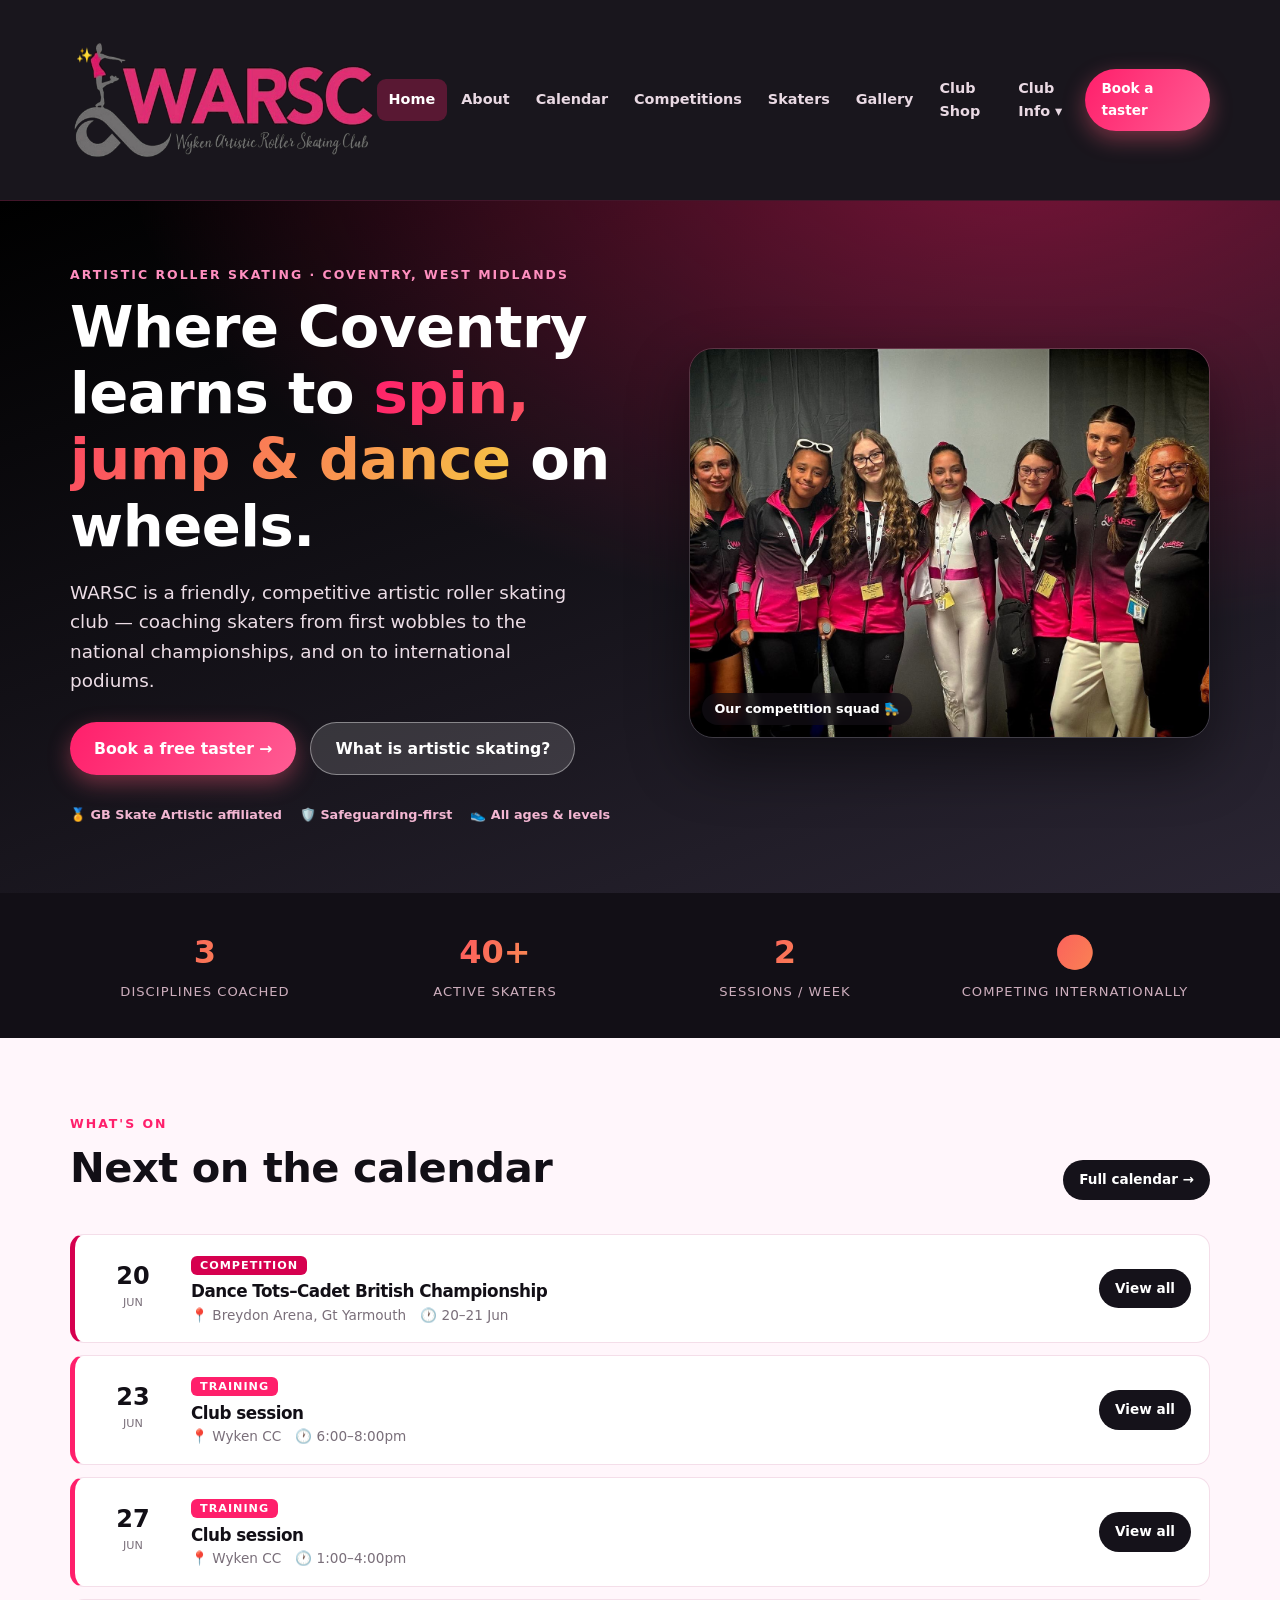
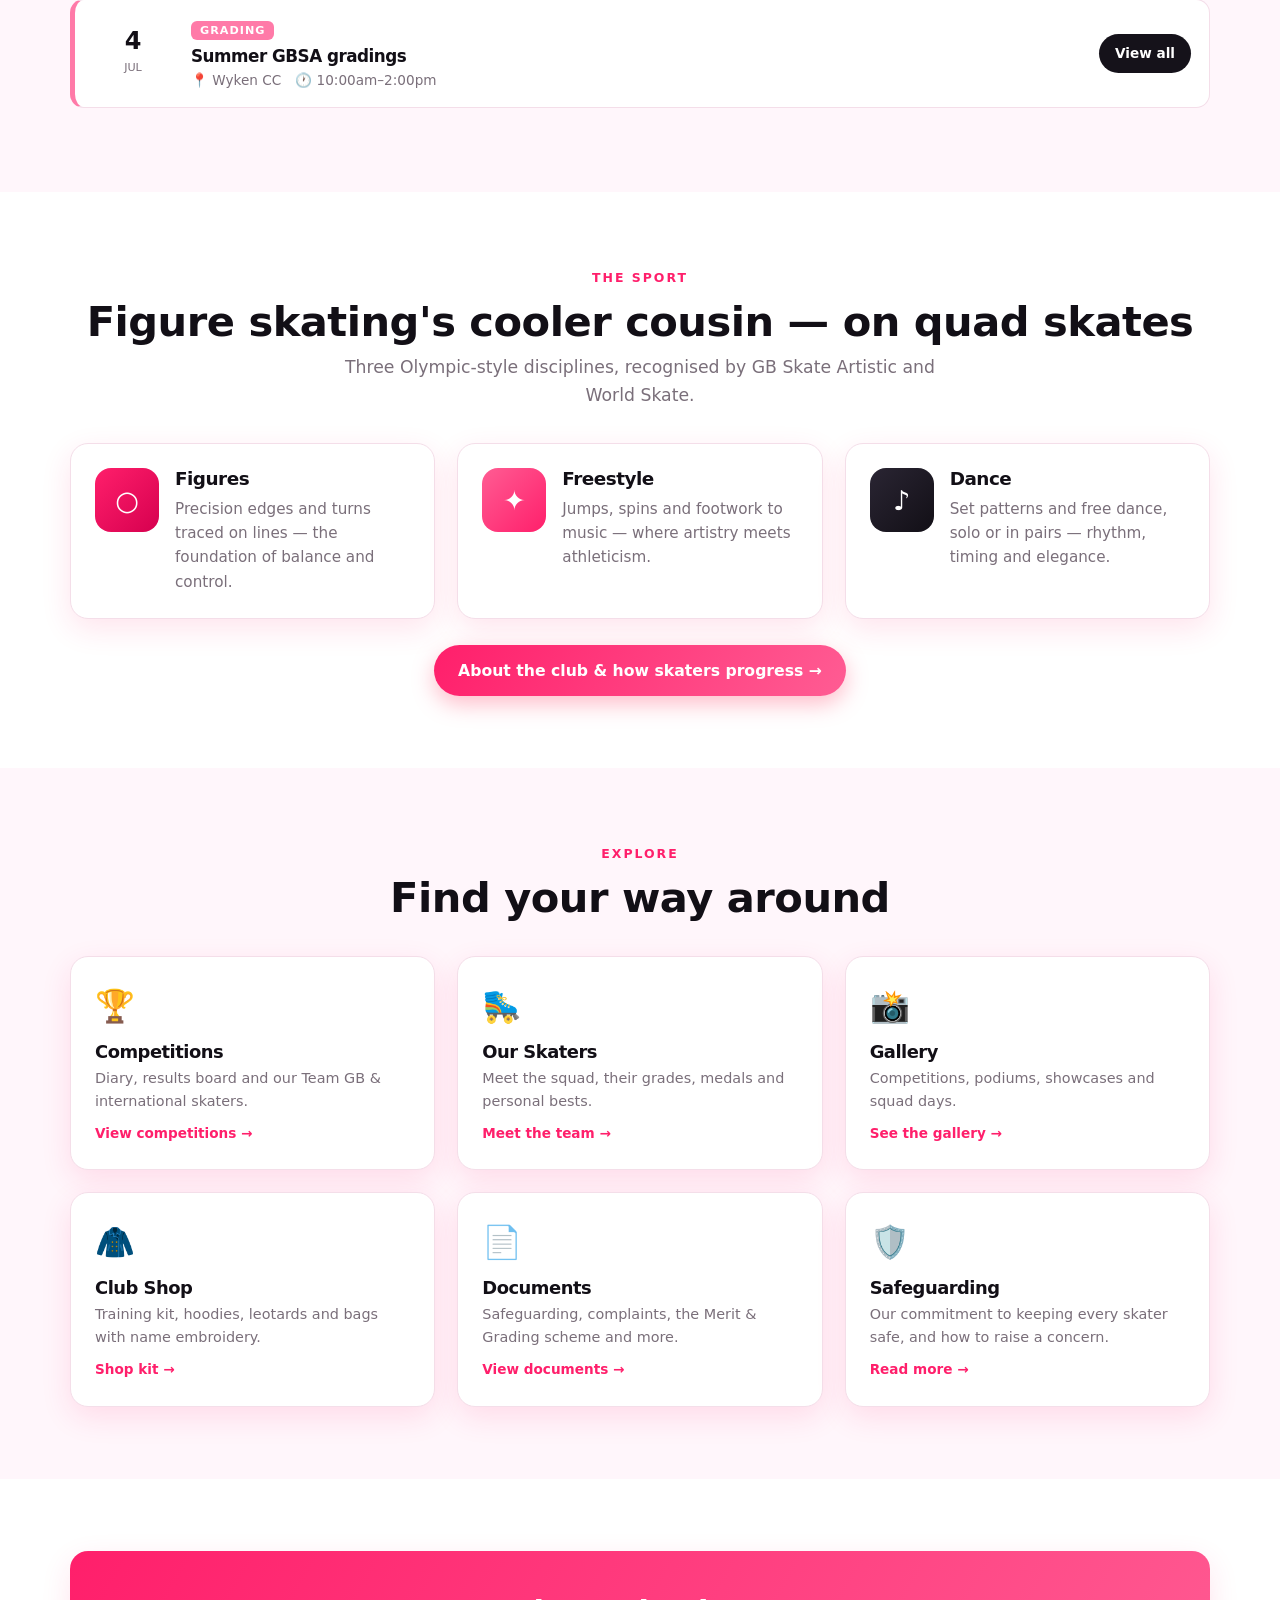
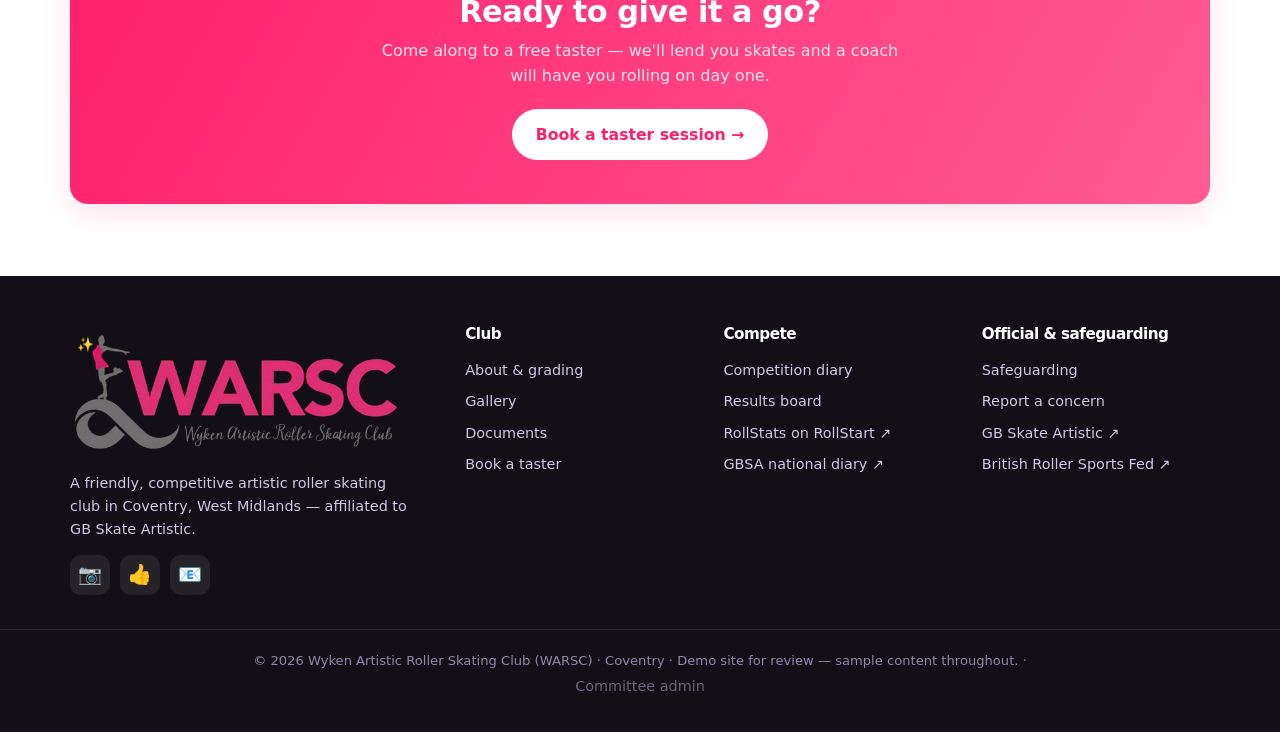
<file: index.html>
<!DOCTYPE html>
<html lang="en-GB">
<head>
<meta charset="UTF-8">
<meta name="viewport" content="width=device-width, initial-scale=1.0">
<title>Wyken Artistic Roller Skating Club (WARSC) — Coventry</title>
<meta name="description" content="WARSC — Wyken Artistic Roller Skating Club, Coventry. Competitive artistic roller skating: figures, freestyle and dance. Book a taster, follow our skaters and shop club kit.">
<link rel="stylesheet" href="styles.css">
</head>
<body data-page="home">
<div id="site-header"></div>

<!-- HERO -->
<section class="hero">
  <div class="wrap">
    <div>
      <span class="eyebrow" style="color:var(--teal)">Artistic Roller Skating · Coventry, West Midlands</span>
      <h1>Where Coventry learns to <span class="hl">spin, jump &amp; dance</span> on wheels.</h1>
      <p>WARSC is a friendly, competitive artistic roller skating club — coaching skaters from first wobbles to the national championships, and on to international podiums.</p>
      <div class="hero-actions">
        <a href="join.html" class="btn btn-primary">Book a free taster →</a>
        <a href="about.html" class="btn btn-ghost">What is artistic skating?</a>
      </div>
      <div class="badges">
        <span>🏅 GB Skate Artistic affiliated</span>
        <span>🛡️ Safeguarding-first</span>
        <span>👟 All ages &amp; levels</span>
      </div>
    </div>
    <div class="hero-photo" id="clubPhoto">
      <img src="images/club-team.jpg" alt="WARSC competition squad in club kit" onerror="this.closest('.hero-photo').classList.add('noimg');this.remove();">
      <span class="hp-caption">Our competition squad 🛼</span>
      <div class="hp-fallback"><span>🛼</span><b>Add the squad photo here</b><small>Save it as <code>images/club-team.jpg</code></small></div>
    </div>
  </div>
</section>

<!-- STATS -->
<section class="stats">
  <div class="wrap">
    <div><b>3</b><span>Disciplines coached</span></div>
    <div><b>40+</b><span>Active skaters</span></div>
    <div><b>2</b><span>Sessions / week</span></div>
    <div><b>🌍</b><span>Competing internationally</span></div>
  </div>
</section>

<!-- NEXT ON CALENDAR -->
<section class="section">
  <div class="wrap">
    <div class="sec-head" style="display:flex;justify-content:space-between;align-items:end;flex-wrap:wrap;gap:12px">
      <div><span class="eyebrow">What's On</span><h2>Next on the calendar</h2></div>
      <a href="calendar.html" class="btn btn-dark btn-sm">Full calendar →</a>
    </div>
    <div id="home-events"></div>
  </div>
</section>

<!-- WHAT IS IT -->
<section class="section alt">
  <div class="wrap">
    <div class="sec-head center">
      <span class="eyebrow">The Sport</span>
      <h2>Figure skating's cooler cousin — on quad skates</h2>
      <p class="lead">Three Olympic-style disciplines, recognised by GB Skate Artistic and World Skate.</p>
    </div>
    <div class="grid cols-3">
      <div class="card"><div class="disc"><div class="tag t-fig">○</div><div><h3>Figures</h3><p>Precision edges and turns traced on lines — the foundation of balance and control.</p></div></div></div>
      <div class="card"><div class="disc"><div class="tag t-free">✦</div><div><h3>Freestyle</h3><p>Jumps, spins and footwork to music — where artistry meets athleticism.</p></div></div></div>
      <div class="card"><div class="disc"><div class="tag t-dance">♪</div><div><h3>Dance</h3><p>Set patterns and free dance, solo or in pairs — rhythm, timing and elegance.</p></div></div></div>
    </div>
    <div class="center" style="margin-top:26px"><a href="about.html" class="btn btn-primary">About the club &amp; how skaters progress →</a></div>
  </div>
</section>

<!-- QUICK LINKS -->
<section class="section">
  <div class="wrap">
    <div class="sec-head center"><span class="eyebrow">Explore</span><h2>Find your way around</h2></div>
    <div class="grid cols-3">
      <a class="tile" href="competitions.html"><div class="ti">🏆</div><h3>Competitions</h3><p>Diary, results board and our Team GB &amp; international skaters.</p><span class="go">View competitions →</span></a>
      <a class="tile" href="skaters.html"><div class="ti">🛼</div><h3>Our Skaters</h3><p>Meet the squad, their grades, medals and personal bests.</p><span class="go">Meet the team →</span></a>
      <a class="tile" href="gallery.html"><div class="ti">📸</div><h3>Gallery</h3><p>Competitions, podiums, showcases and squad days.</p><span class="go">See the gallery →</span></a>
      <a class="tile" href="shop.html"><div class="ti">🧥</div><h3>Club Shop</h3><p>Training kit, hoodies, leotards and bags with name embroidery.</p><span class="go">Shop kit →</span></a>
      <a class="tile" href="documents.html"><div class="ti">📄</div><h3>Documents</h3><p>Safeguarding, complaints, the Merit &amp; Grading scheme and more.</p><span class="go">View documents →</span></a>
      <a class="tile" href="safeguarding.html"><div class="ti">🛡️</div><h3>Safeguarding</h3><p>Our commitment to keeping every skater safe, and how to raise a concern.</p><span class="go">Read more →</span></a>
    </div>
  </div>
</section>

<!-- CTA -->
<section class="section alt">
  <div class="wrap">
    <div class="cta-band">
      <h2>Ready to give it a go?</h2>
      <p>Come along to a free taster — we'll lend you skates and a coach will have you rolling on day one.</p>
      <a href="join.html" class="btn btn-light">Book a taster session →</a>
    </div>
  </div>
</section>

<div id="site-footer"></div>
<script src="app.js"></script>
</body>
</html>
</file>
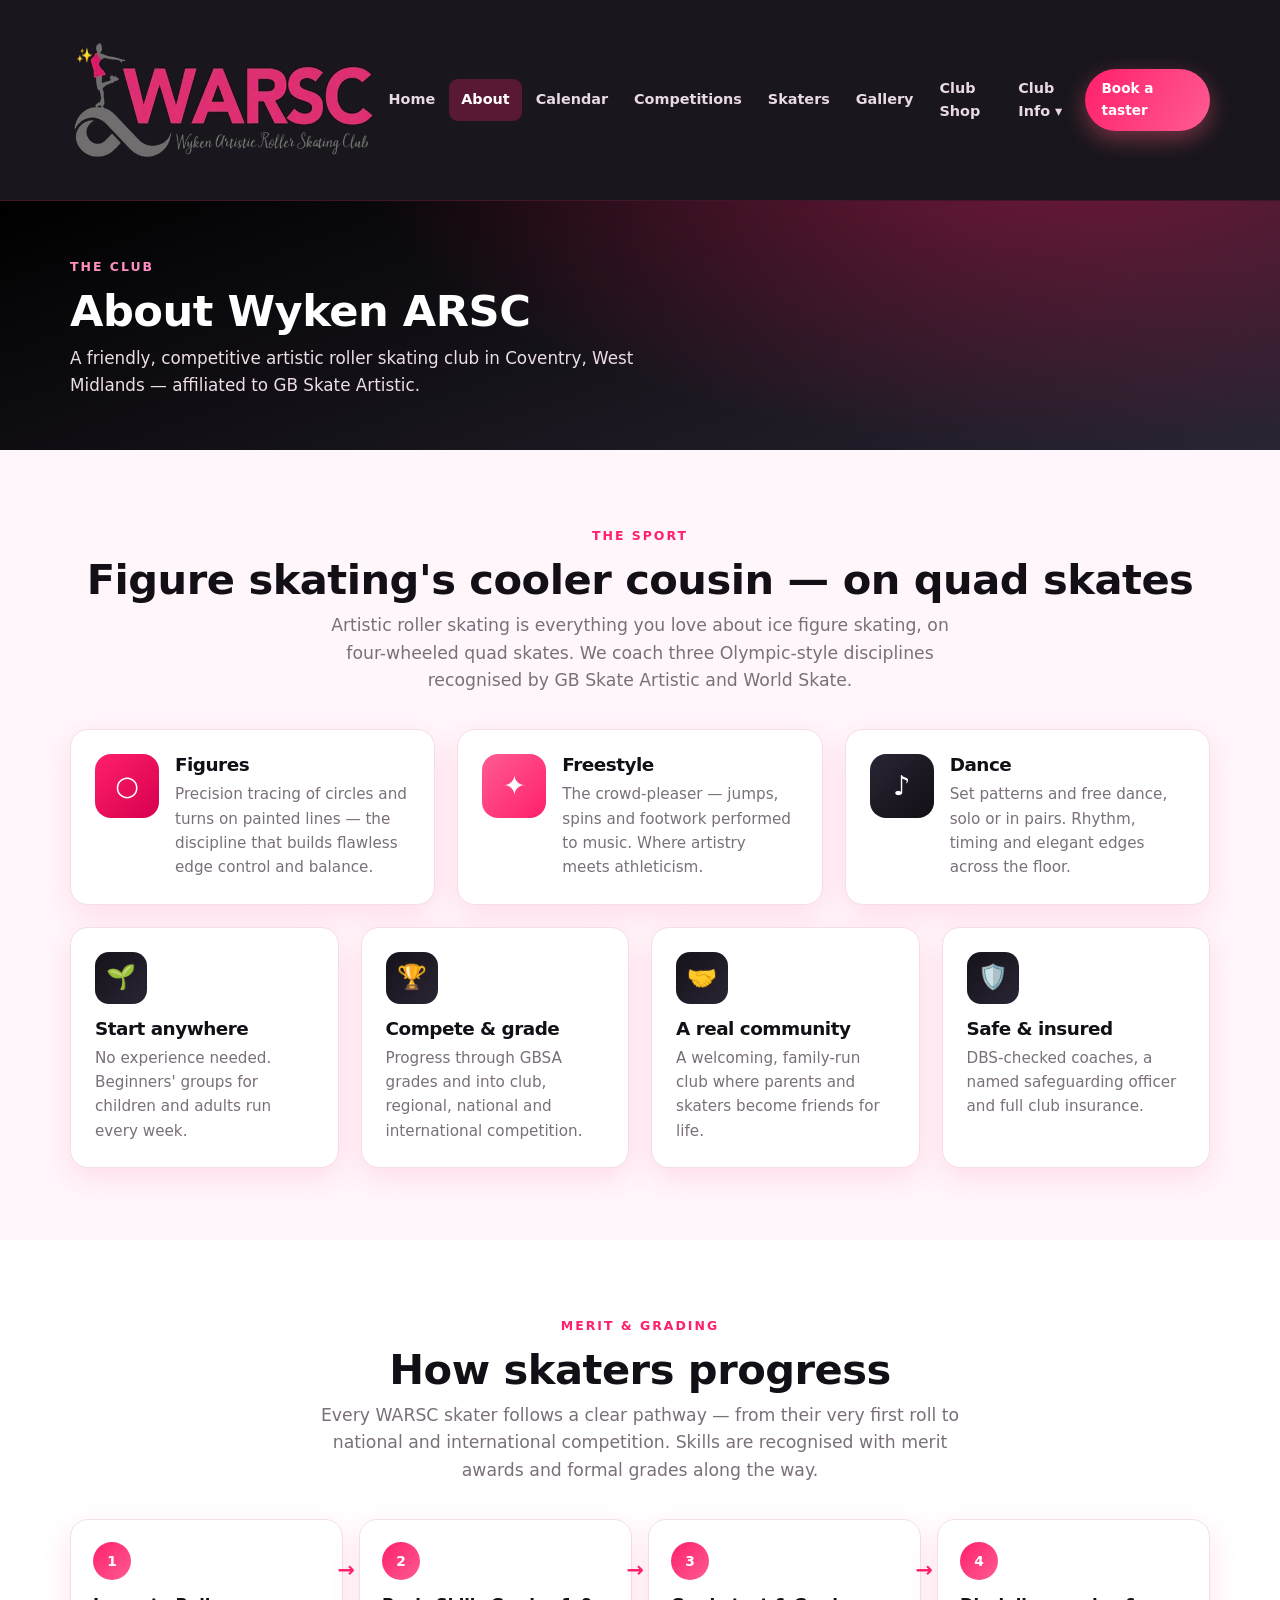
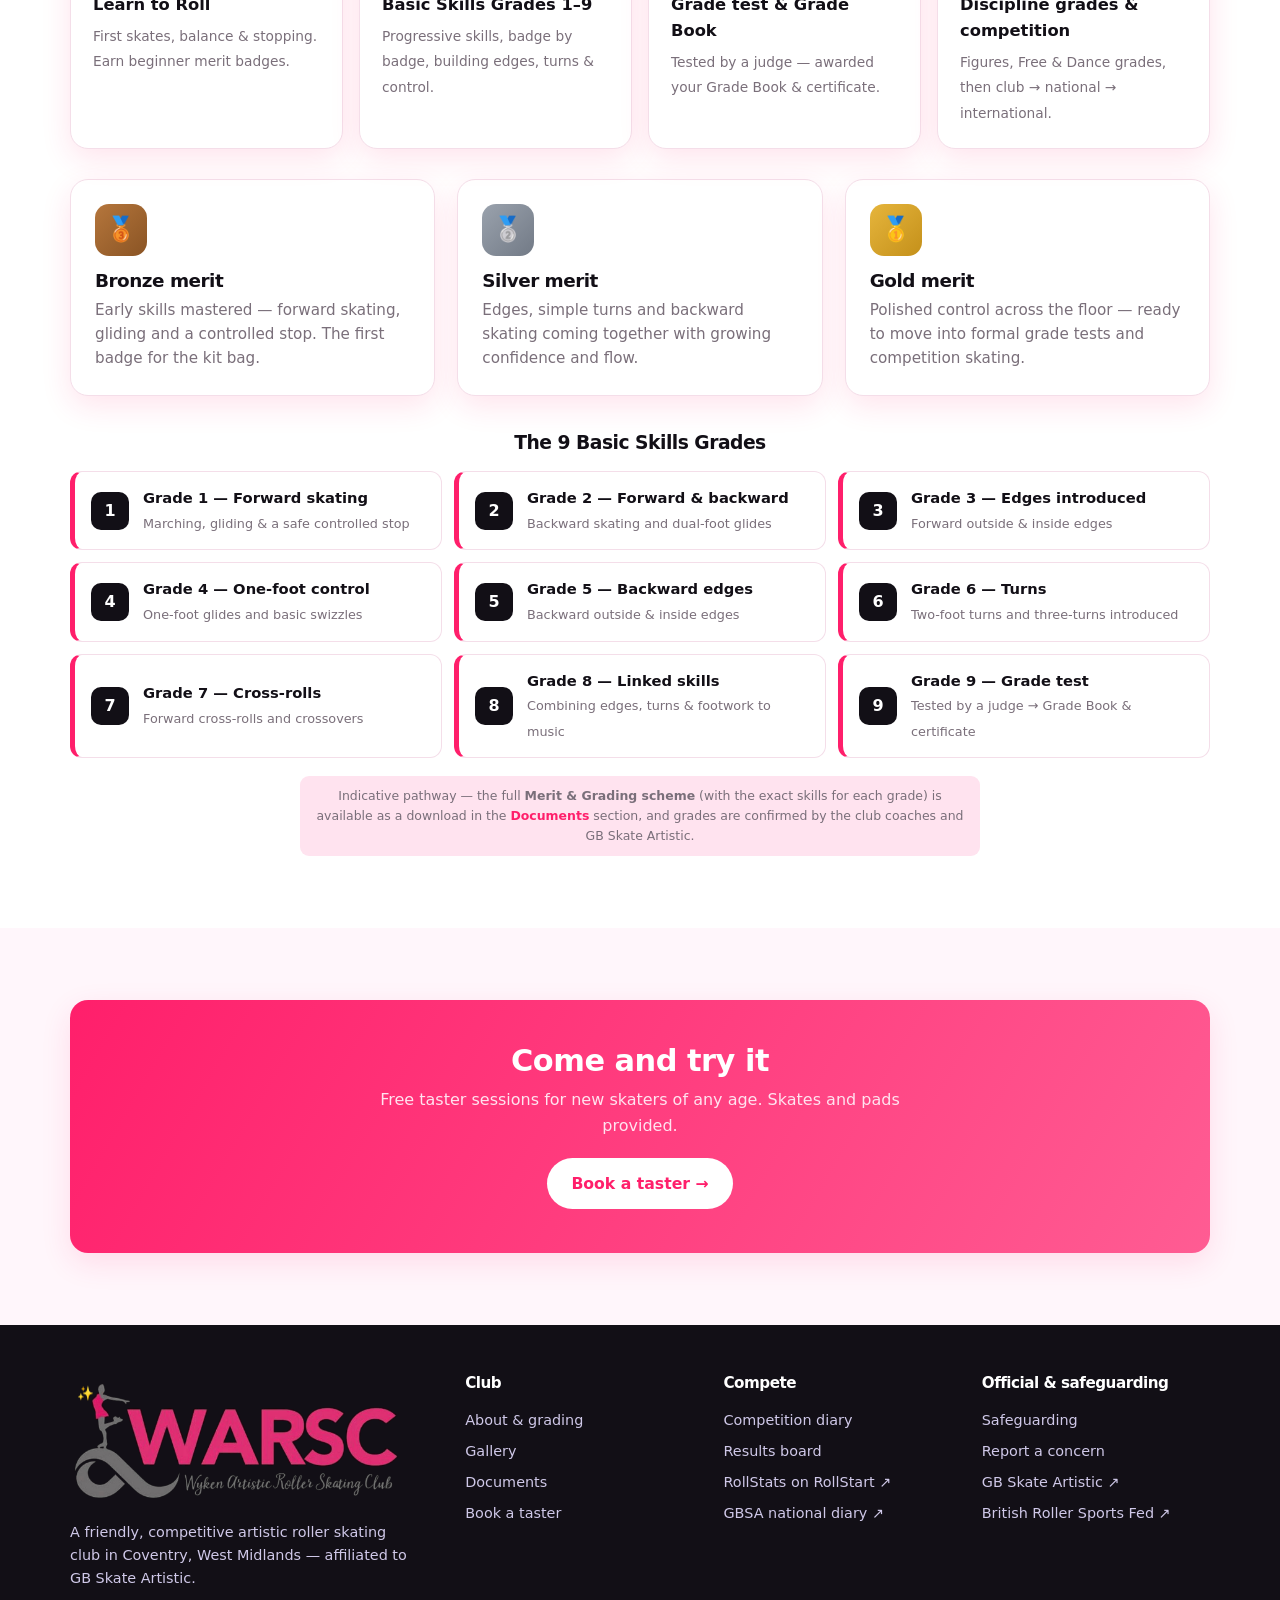
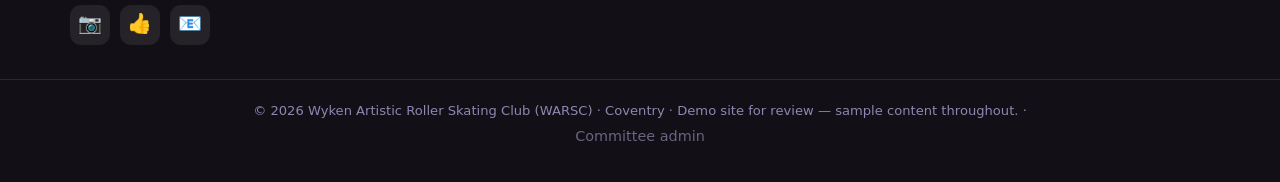
<file: about.html>
<!DOCTYPE html>
<html lang="en-GB">
<head>
<meta charset="UTF-8">
<meta name="viewport" content="width=device-width, initial-scale=1.0">
<title>About &amp; Grading — Wyken ARSC</title>
<meta name="description" content="About Wyken Artistic Roller Skating Club (WARSC), Coventry — the disciplines we coach and how skaters progress through merit awards and Basic Skills Grades 1–9.">
<link rel="stylesheet" href="styles.css">
</head>
<body data-page="about">
<div id="site-header"></div>

<section class="page-hero">
  <div class="wrap">
    <span class="eyebrow">The Club</span>
    <h1>About Wyken ARSC</h1>
    <p>A friendly, competitive artistic roller skating club in Coventry, West Midlands — affiliated to GB Skate Artistic.</p>
  </div>
</section>

<!-- WHAT IS IT -->
<section class="section">
  <div class="wrap">
    <div class="sec-head center">
      <span class="eyebrow">The Sport</span>
      <h2>Figure skating's cooler cousin — on quad skates</h2>
      <p class="lead">Artistic roller skating is everything you love about ice figure skating, on four-wheeled quad skates. We coach three Olympic-style disciplines recognised by GB Skate Artistic and World Skate.</p>
    </div>
    <div class="grid cols-3">
      <div class="card"><div class="disc"><div class="tag t-fig">○</div><div><h3>Figures</h3><p>Precision tracing of circles and turns on painted lines — the discipline that builds flawless edge control and balance.</p></div></div></div>
      <div class="card"><div class="disc"><div class="tag t-free">✦</div><div><h3>Freestyle</h3><p>The crowd-pleaser — jumps, spins and footwork performed to music. Where artistry meets athleticism.</p></div></div></div>
      <div class="card"><div class="disc"><div class="tag t-dance">♪</div><div><h3>Dance</h3><p>Set patterns and free dance, solo or in pairs. Rhythm, timing and elegant edges across the floor.</p></div></div></div>
    </div>
    <div class="grid cols-4" style="margin-top:22px">
      <div class="card"><div class="ico">🌱</div><h3>Start anywhere</h3><p>No experience needed. Beginners' groups for children and adults run every week.</p></div>
      <div class="card"><div class="ico">🏆</div><h3>Compete &amp; grade</h3><p>Progress through GBSA grades and into club, regional, national and international competition.</p></div>
      <div class="card"><div class="ico">🤝</div><h3>A real community</h3><p>A welcoming, family-run club where parents and skaters become friends for life.</p></div>
      <div class="card"><div class="ico">🛡️</div><h3>Safe &amp; insured</h3><p>DBS-checked coaches, a named safeguarding officer and full club insurance.</p></div>
    </div>
  </div>
</section>

<!-- GRADING -->
<section class="section alt" id="grading">
  <div class="wrap">
    <div class="sec-head center">
      <span class="eyebrow">Merit &amp; Grading</span>
      <h2>How skaters progress</h2>
      <p class="lead">Every WARSC skater follows a clear pathway — from their very first roll to national and international competition. Skills are recognised with merit awards and formal grades along the way.</p>
    </div>
    <div class="path">
      <div class="path-step"><span class="ps-num">1</span><b>Learn to Roll</b><span>First skates, balance &amp; stopping. Earn beginner merit badges.</span></div>
      <div class="path-step"><span class="ps-num">2</span><b>Basic Skills Grades 1–9</b><span>Progressive skills, badge by badge, building edges, turns &amp; control.</span></div>
      <div class="path-step"><span class="ps-num">3</span><b>Grade test &amp; Grade Book</b><span>Tested by a judge — awarded your Grade Book &amp; certificate.</span></div>
      <div class="path-step"><span class="ps-num">4</span><b>Discipline grades &amp; competition</b><span>Figures, Free &amp; Dance grades, then club → national → international.</span></div>
    </div>
    <div class="grid cols-3" style="margin-top:30px">
      <div class="card"><div class="ico" style="background:linear-gradient(135deg,#b5763c,#8a5424)">🥉</div><h3>Bronze merit</h3><p>Early skills mastered — forward skating, gliding and a controlled stop. The first badge for the kit bag.</p></div>
      <div class="card"><div class="ico" style="background:linear-gradient(135deg,#9aa2ad,#727a86)">🥈</div><h3>Silver merit</h3><p>Edges, simple turns and backward skating coming together with growing confidence and flow.</p></div>
      <div class="card"><div class="ico" style="background:linear-gradient(135deg,#e6b53c,#c4901a)">🥇</div><h3>Gold merit</h3><p>Polished control across the floor — ready to move into formal grade tests and competition skating.</p></div>
    </div>
    <h3 style="text-align:center;margin:36px 0 18px">The 9 Basic Skills Grades</h3>
    <div class="grade-grid" id="grade-grid"></div>
    <p class="note" style="text-align:center;max-width:680px;margin:18px auto 0">Indicative pathway — the full <strong>Merit &amp; Grading scheme</strong> (with the exact skills for each grade) is available as a download in the <a href="documents.html" style="color:var(--coral);font-weight:700">Documents</a> section, and grades are confirmed by the club coaches and GB Skate Artistic.</p>
  </div>
</section>

<section class="section">
  <div class="wrap"><div class="cta-band">
    <h2>Come and try it</h2>
    <p>Free taster sessions for new skaters of any age. Skates and pads provided.</p>
    <a href="join.html" class="btn btn-light">Book a taster →</a>
  </div></div>
</section>

<div id="site-footer"></div>
<script src="app.js"></script>
</body>
</html>
</file>
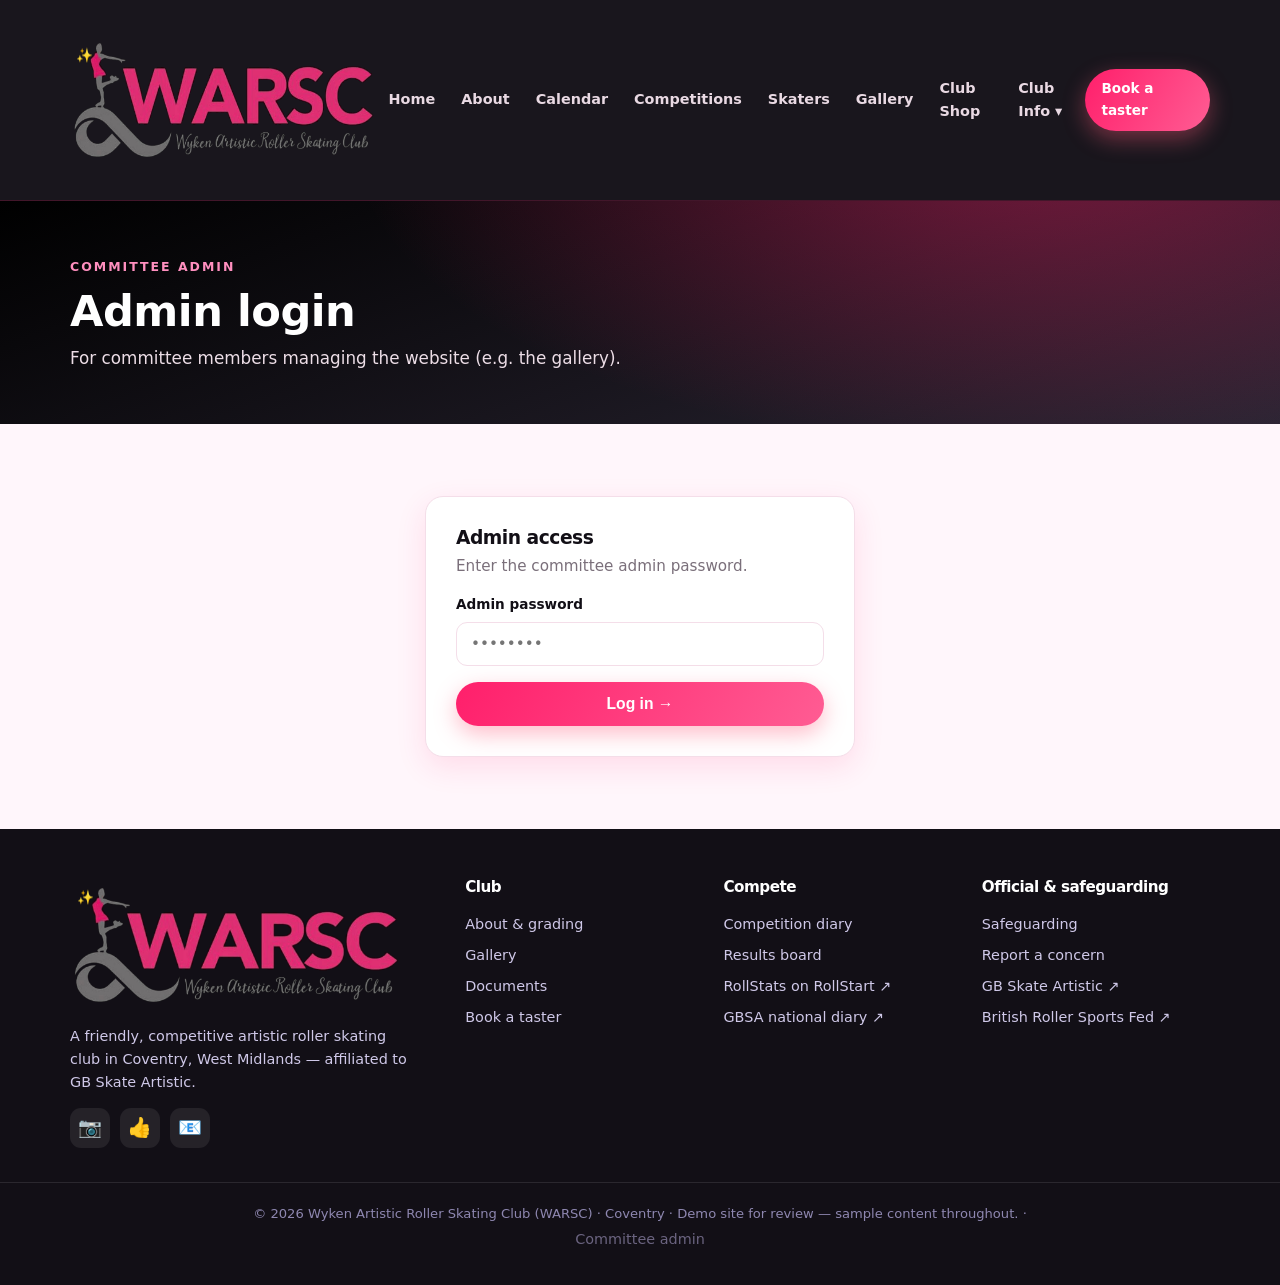
<file: admin-login.html>
<!DOCTYPE html>
<html lang="en-GB">
<head>
<meta charset="UTF-8">
<meta name="viewport" content="width=device-width, initial-scale=1.0">
<title>Admin Login — Wyken ARSC</title>
<link rel="stylesheet" href="styles.css">
</head>
<body data-page="admin">
<div id="site-header"></div>

<section class="page-hero">
  <div class="wrap">
    <span class="eyebrow">Committee Admin</span>
    <h1>Admin login</h1>
    <p>For committee members managing the website (e.g. the gallery).</p>
  </div>
</section>

<section class="section">
  <div class="wrap">
    <div class="form-card" style="max-width:430px;margin:0 auto">
      <h3>Admin access</h3>
      <p class="lead" style="font-size:.95rem;margin:6px 0 16px">Enter the committee admin password.</p>
      <form onsubmit="return doLogin(event)">
        <div class="field"><label>Admin password</label><input type="password" id="pw" required autocomplete="current-password" placeholder="••••••••"></div>
        <p id="err" style="display:none;color:var(--coral);font-weight:700;font-size:.85rem;margin-bottom:10px">Incorrect password — please try again.</p>
        <button class="btn btn-primary" style="width:100%;justify-content:center" type="submit">Log in →</button>
      </form>
    </div>
  </div>
</section>

<div id="site-footer"></div>
<script src="app.js"></script>
<script>
async function doLogin(e){
  e.preventDefault();
  const err=document.getElementById('err'); err.style.display='none';
  try{
    const r=await fetch('/api/admin-login',{method:'POST',headers:{'Content-Type':'application/json'},body:JSON.stringify({password:document.getElementById('pw').value})});
    if(r.ok){ window.location.href='admin.html'; } else { err.style.display='block'; }
  }catch(_){ err.style.display='block'; }
  return false;
}
</script>
</body>
</html>
</file>
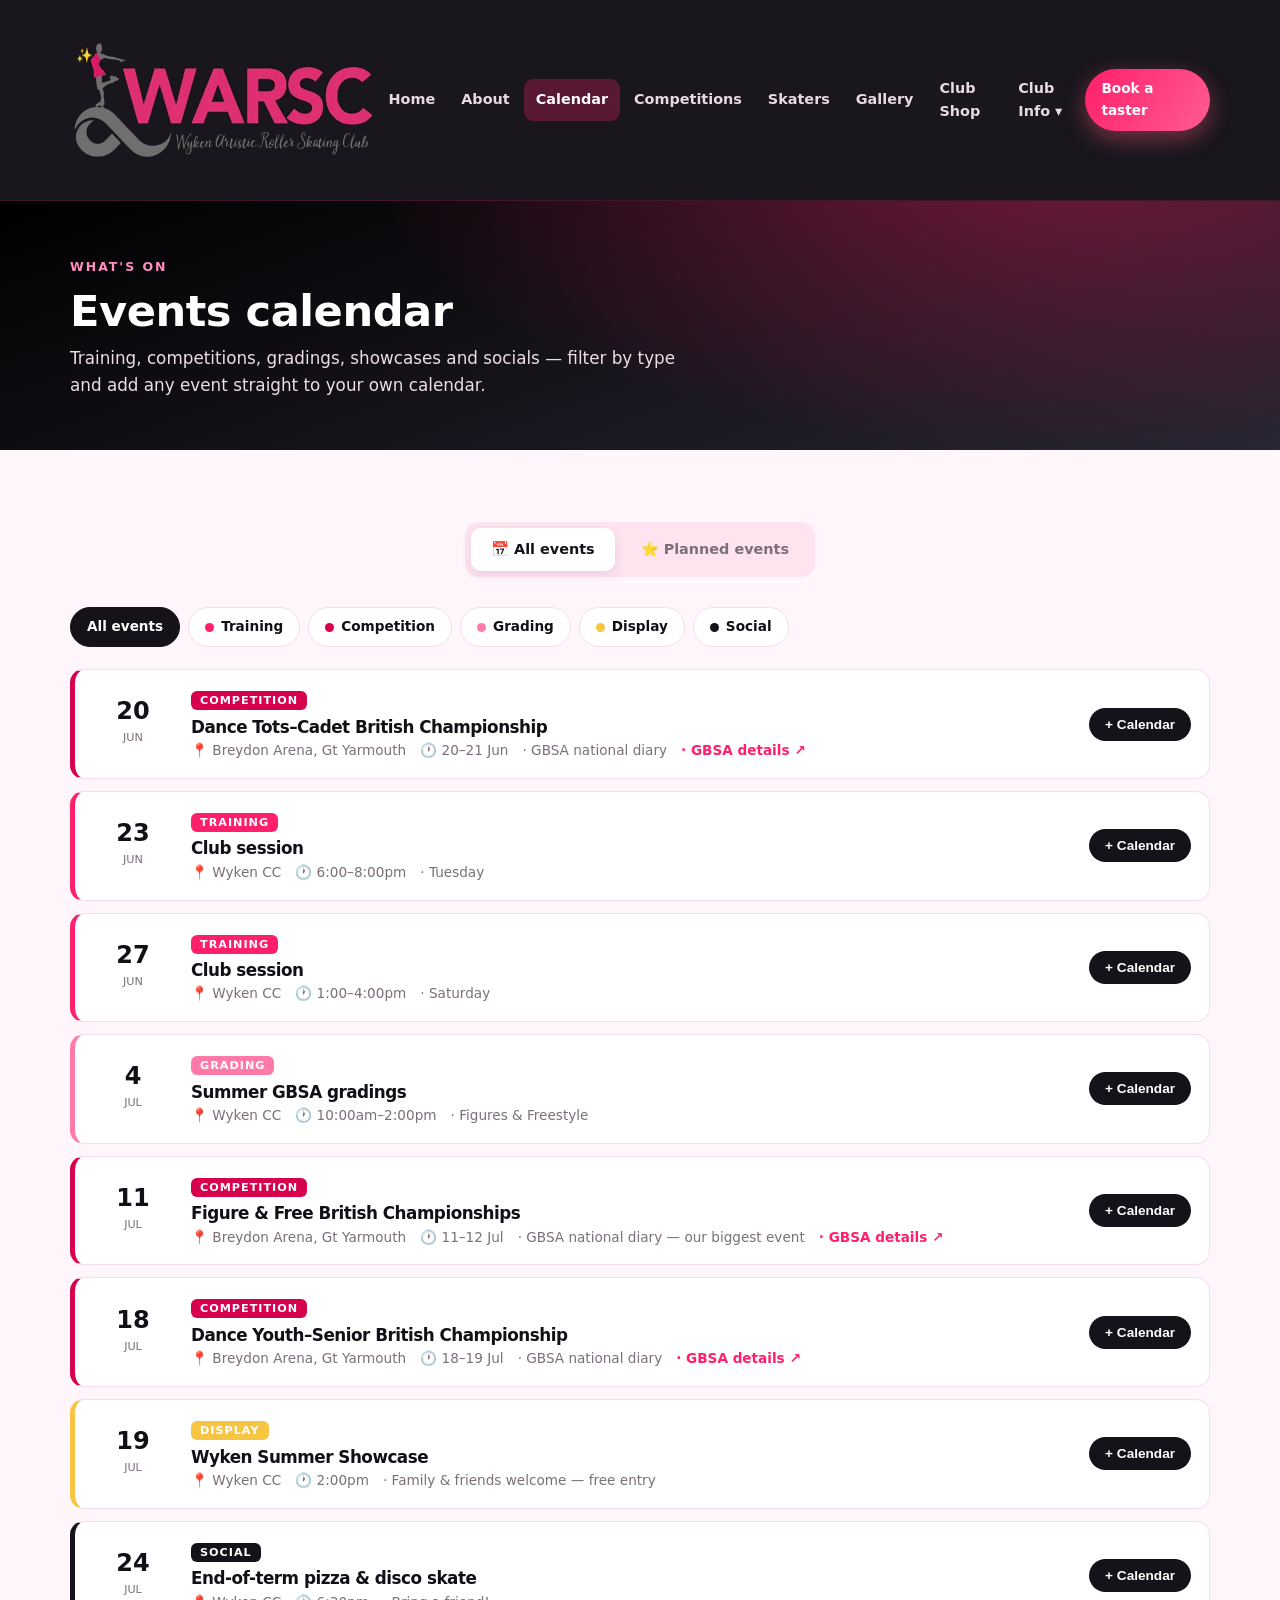
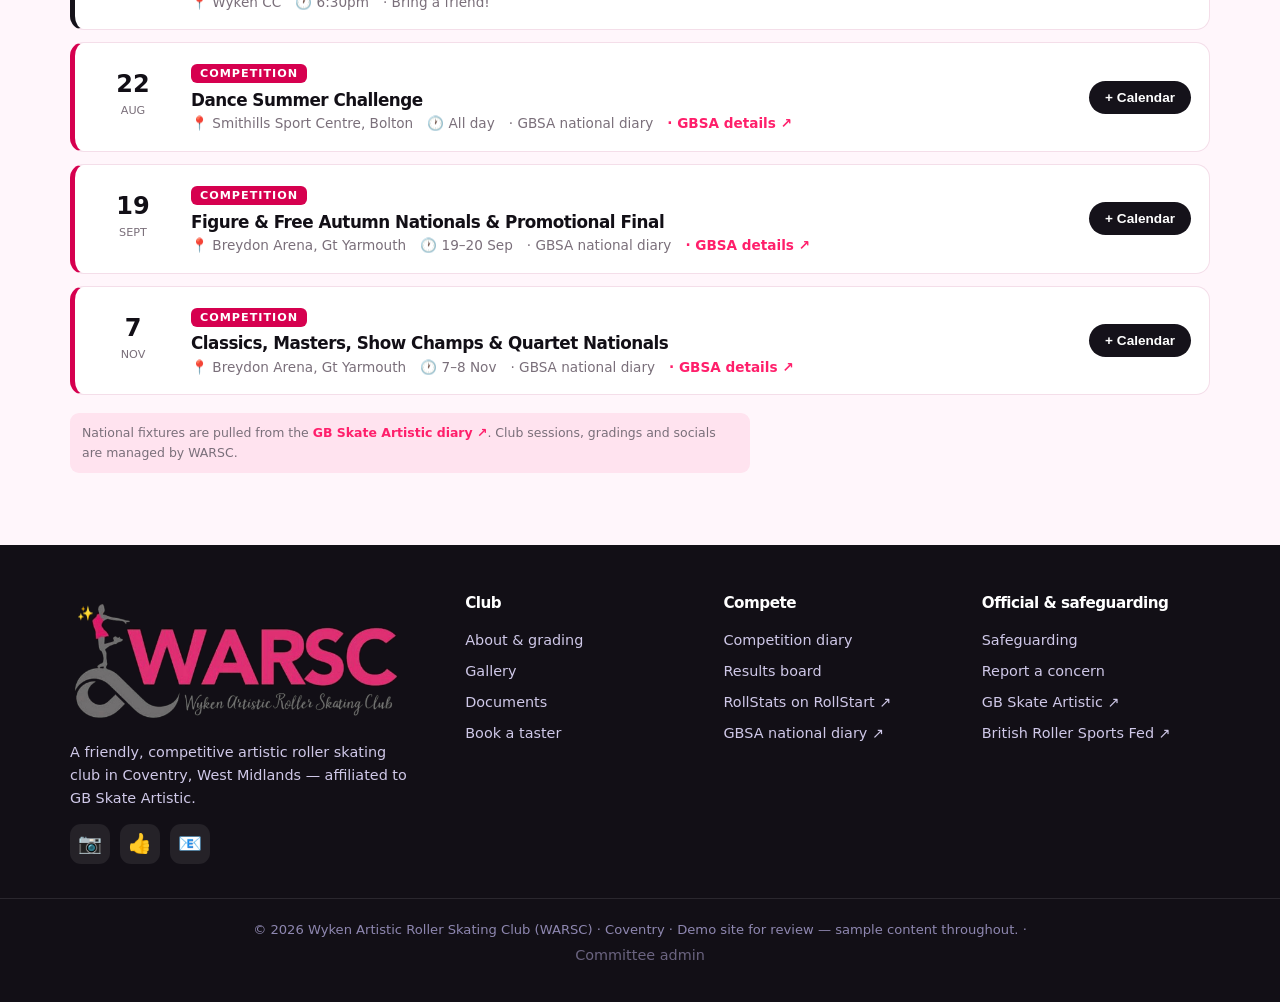
<file: calendar.html>
<!DOCTYPE html>
<html lang="en-GB">
<head>
<meta charset="UTF-8">
<meta name="viewport" content="width=device-width, initial-scale=1.0">
<title>Calendar — Wyken ARSC</title>
<meta name="description" content="Wyken ARSC events calendar — training, competitions, gradings, showcases and socials. Filter by type and add events to your own calendar.">
<link rel="stylesheet" href="styles.css">
</head>
<body data-page="calendar">
<div id="site-header"></div>

<section class="page-hero">
  <div class="wrap">
    <span class="eyebrow">What's On</span>
    <h1>Events calendar</h1>
    <p>Training, competitions, gradings, showcases and socials — filter by type and add any event straight to your own calendar.</p>
  </div>
</section>

<section class="section">
  <div class="wrap">
    <div class="tabs">
      <div class="tab active" onclick="switchTab('allcal',this)">📅 All events</div>
      <div class="tab" onclick="switchTab('planned',this)">⭐ Planned events</div>
    </div>

    <div class="tabpane active" id="tab-allcal">
      <div class="cal-filters" id="cal-filters"></div>
      <div id="event-list"></div>
    </div>

    <div class="tabpane" id="tab-planned">
      <p class="lead" style="margin-bottom:20px">Our planned highlights — competitions, gradings, showcases and socials. (Routine weekly sessions aren't listed here — see <strong>All events</strong>.)</p>
      <div id="planned-list"></div>
    </div>

    <p class="note" style="max-width:680px;margin-top:18px">National fixtures are pulled from the <a href="http://gbskateartistic.co.uk/calendar/" target="_blank" style="color:var(--coral);font-weight:700">GB Skate Artistic diary ↗</a>. Club sessions, gradings and socials are managed by WARSC.</p>
  </div>
</section>

<div id="site-footer"></div>
<script src="app.js"></script>
</body>
</html>
</file>
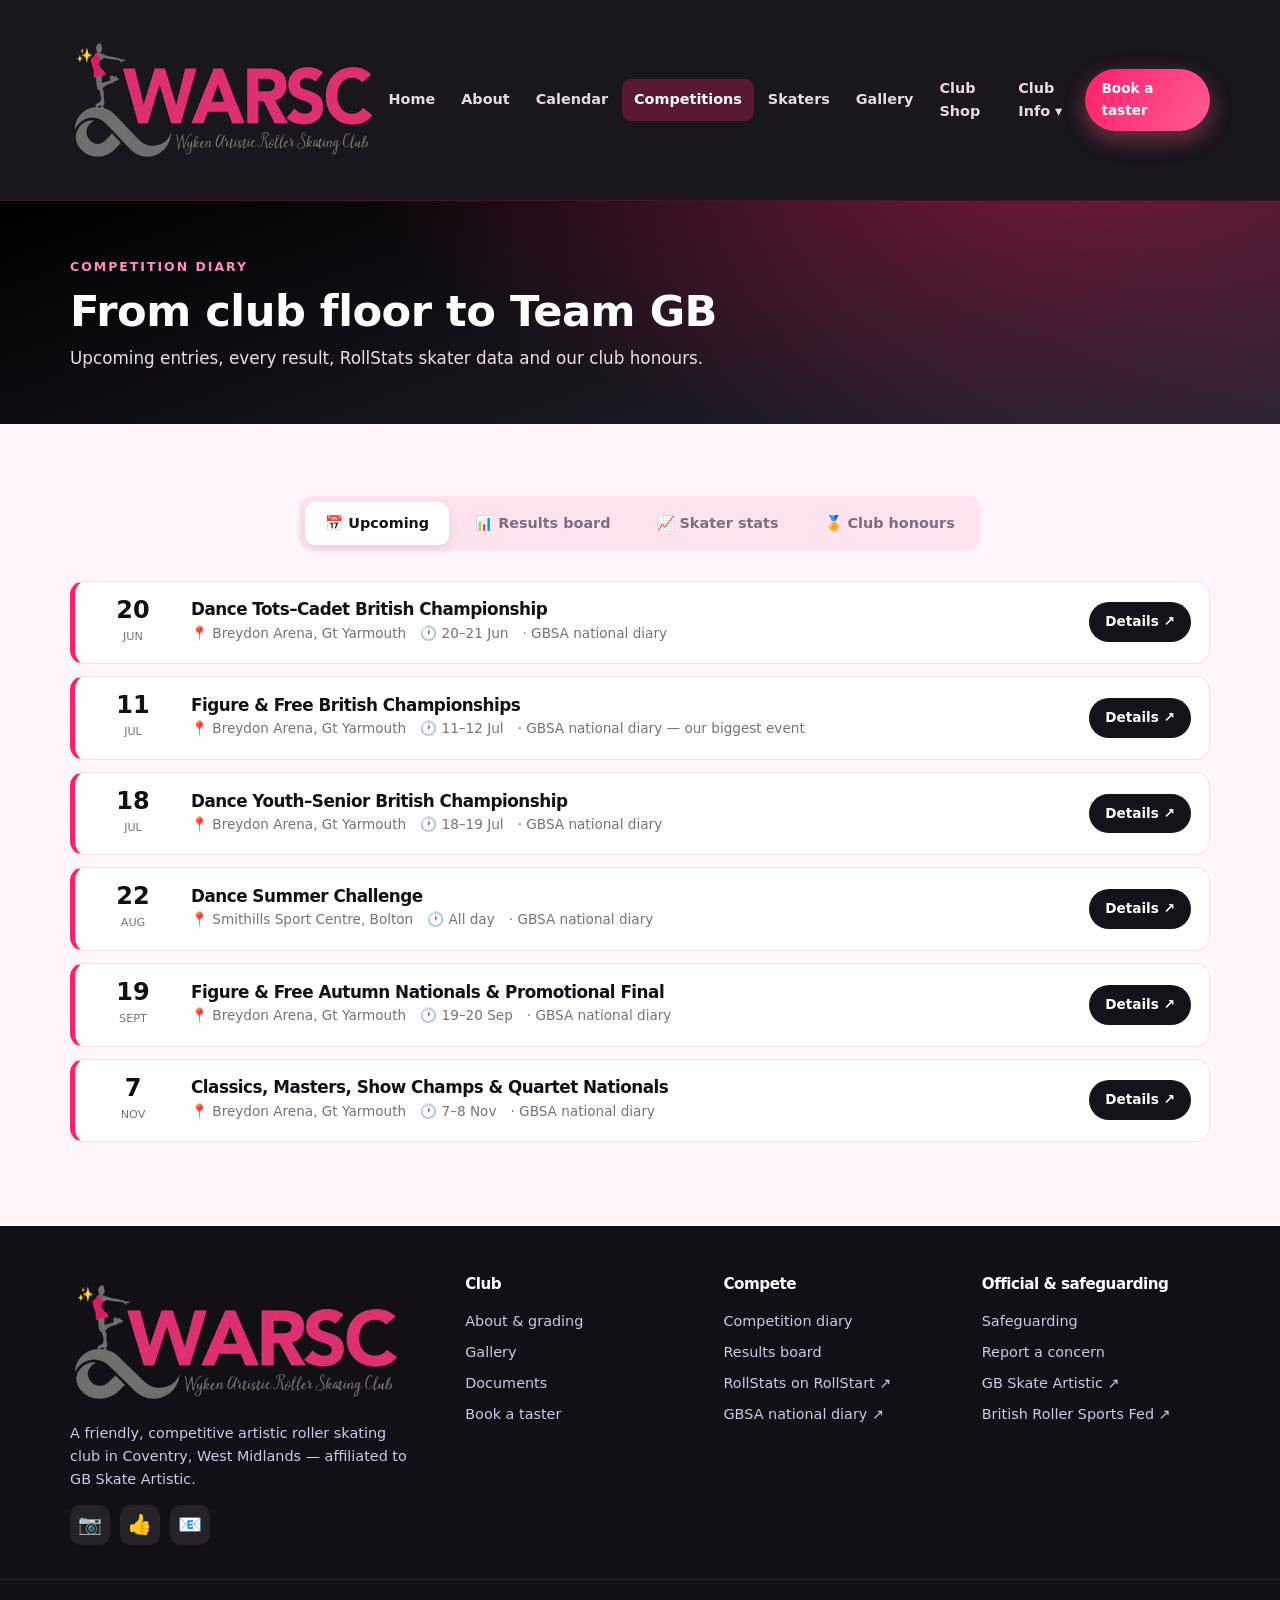
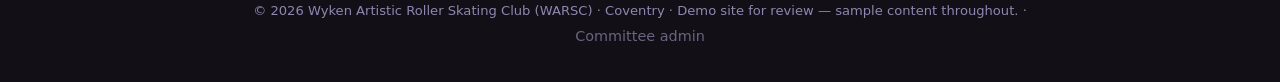
<file: competitions.html>
<!DOCTYPE html>
<html lang="en-GB">
<head>
<meta charset="UTF-8">
<meta name="viewport" content="width=device-width, initial-scale=1.0">
<title>Competitions — Wyken ARSC</title>
<meta name="description" content="Wyken ARSC competition diary — upcoming entries, a searchable results board, RollStats skater data and club honours, including Team GB and international skaters.">
<link rel="stylesheet" href="styles.css">
</head>
<body data-page="competitions">
<div id="site-header"></div>

<section class="page-hero">
  <div class="wrap">
    <span class="eyebrow">Competition Diary</span>
    <h1>From club floor to Team GB</h1>
    <p>Upcoming entries, every result, RollStats skater data and our club honours.</p>
  </div>
</section>

<section class="section">
  <div class="wrap">
    <div class="tabs">
      <div class="tab active" onclick="switchTab('upcoming',this)">📅 Upcoming</div>
      <div class="tab" onclick="switchTab('results',this)">📊 Results board</div>
      <div class="tab" onclick="switchTab('stats',this)">📈 Skater stats</div>
      <div class="tab" onclick="switchTab('honours',this)">🏅 Club honours</div>
    </div>

    <div class="tabpane active" id="tab-upcoming">
      <div id="upcoming-comps"></div>
    </div>

    <div class="tabpane" id="tab-results">
      <div class="toolbar">
        <input type="text" id="res-search" placeholder="🔍 Search skater or event…" oninput="renderResults()">
        <select id="res-disc" onchange="renderResults()"><option value="">All disciplines</option><option>Figures</option><option>Freestyle</option><option>Dance</option></select>
        <select id="res-season" onchange="renderResults()"><option value="">All seasons</option><option>2026</option><option>2025</option></select>
      </div>
      <table>
        <thead><tr><th>Date</th><th>Skater</th><th>Event</th><th>Discipline</th><th>Category</th><th>Place</th><th>Score</th></tr></thead>
        <tbody id="results-body"></tbody>
      </table>
    </div>

    <div class="tabpane" id="tab-stats">
      <div class="rollstats-bar">
        <div>
          <b>📈 RollStats — every skater's competition data, collated</b>
          <span>Scores, personal bests and season trends pulled together from each competition. We sync our results with the national <strong>RollStart</strong> database so skaters, parents and coaches can track progress and compare across the UK.</span>
        </div>
        <a href="https://www.rollstart.net/" target="_blank" class="btn btn-primary btn-sm">Open RollStart ↗</a>
      </div>
      <div class="grid cols-2" id="stats-grid"></div>
    </div>

    <div class="tabpane" id="tab-honours">
      <div class="grid cols-2" id="honours-list"></div>
    </div>
  </div>
</section>

<div id="site-footer"></div>
<script src="app.js"></script>
</body>
</html>
</file>
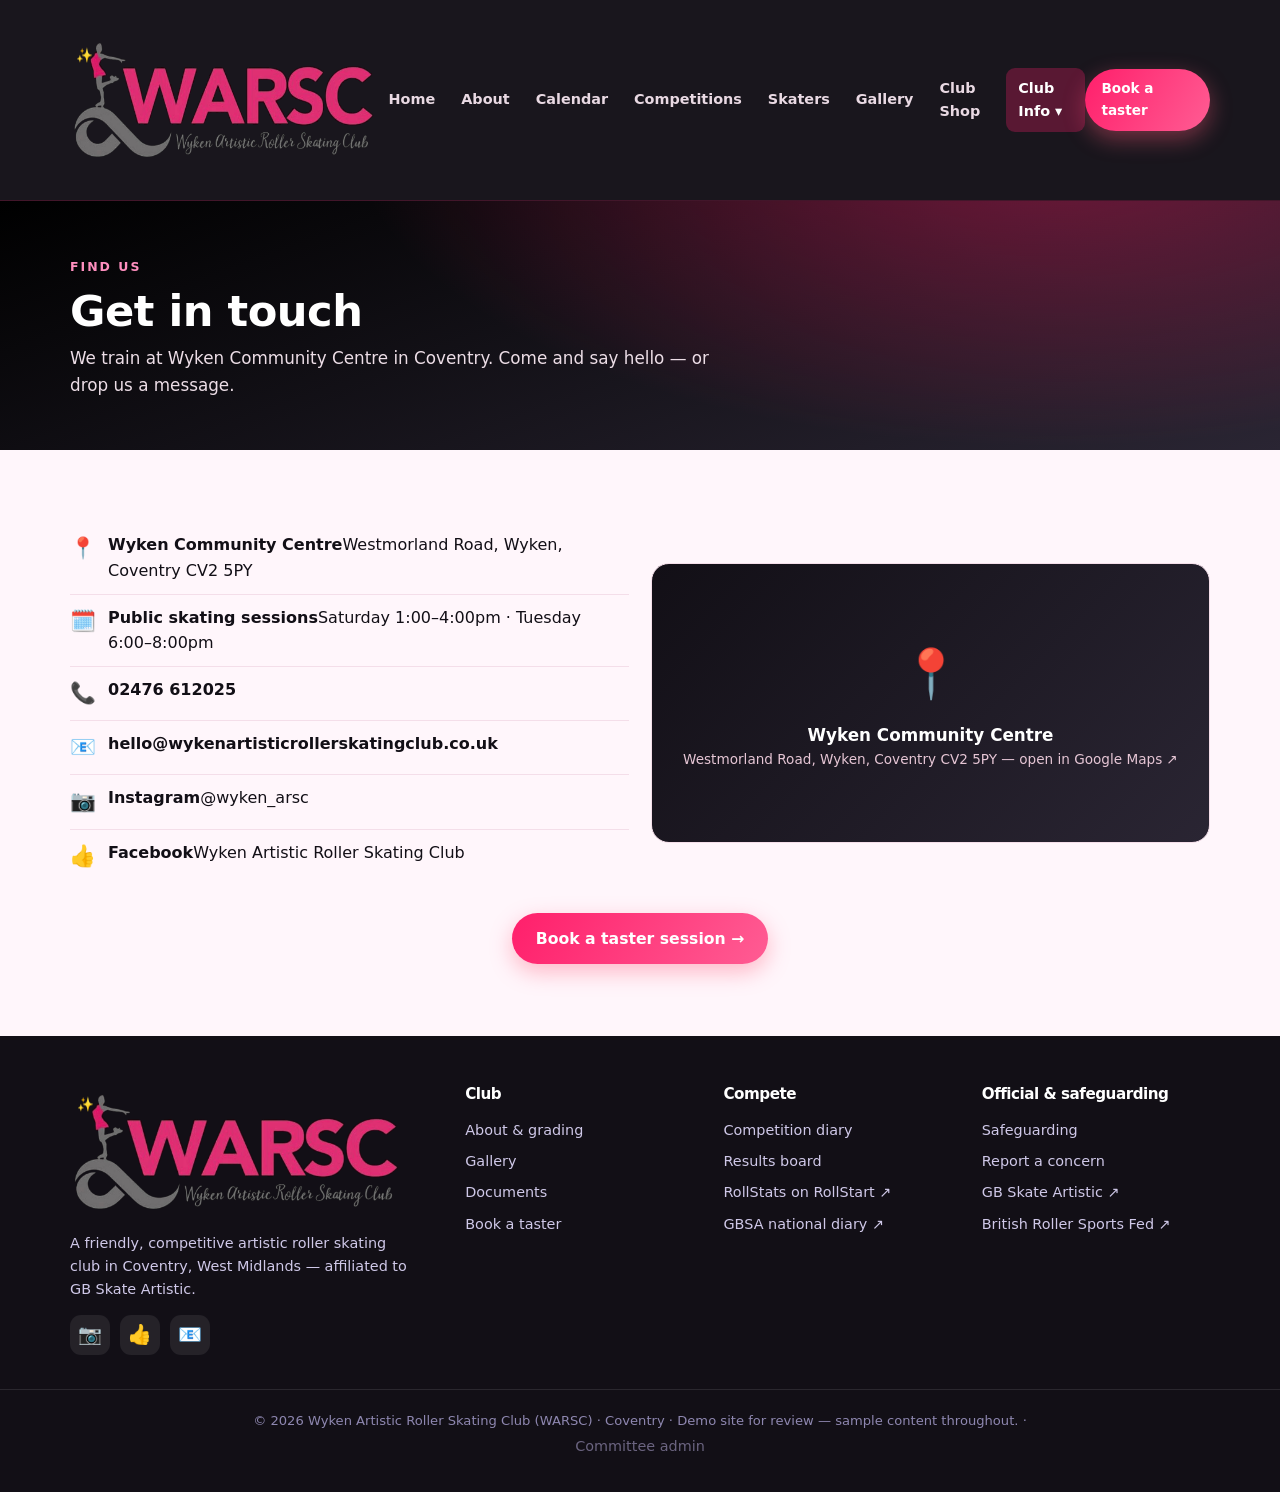
<file: contact.html>
<!DOCTYPE html>
<html lang="en-GB">
<head>
<meta charset="UTF-8">
<meta name="viewport" content="width=device-width, initial-scale=1.0">
<title>Contact — Wyken ARSC</title>
<meta name="description" content="Contact Wyken Artistic Roller Skating Club — Wyken Community Centre, Westmorland Road, Coventry CV2 5PY.">
<link rel="stylesheet" href="styles.css">
</head>
<body data-page="contact">
<div id="site-header"></div>

<section class="page-hero">
  <div class="wrap">
    <span class="eyebrow">Find Us</span>
    <h1>Get in touch</h1>
    <p>We train at Wyken Community Centre in Coventry. Come and say hello — or drop us a message.</p>
  </div>
</section>

<section class="section">
  <div class="wrap">
    <div class="grid cols-2" style="align-items:center">
      <ul class="info-list">
        <li><span class="ii">📍</span><div><b>Wyken Community Centre</b><span>Westmorland Road, Wyken, Coventry CV2 5PY</span></div></li>
        <li><span class="ii">🗓️</span><div><b>Public skating sessions</b><span>Saturday 1:00–4:00pm · Tuesday 6:00–8:00pm</span></div></li>
        <li><span class="ii">📞</span><div><b>02476 612025</b></div></li>
        <li><span class="ii">📧</span><div><b>hello@wykenartisticrollerskatingclub.co.uk</b></div></li>
        <li><span class="ii">📷</span><div><b>Instagram</b><span>@wyken_arsc</span></div></li>
        <li><span class="ii">👍</span><div><b>Facebook</b><span>Wyken Artistic Roller Skating Club</span></div></li>
      </ul>
      <a class="map" href="https://www.google.com/maps/search/?api=1&query=Wyken+Community+Centre+Westmorland+Road+Coventry+CV2+5PY" target="_blank">
        <div class="map-pin">📍</div>
        <div class="map-label"><b>Wyken Community Centre</b><span>Westmorland Road, Wyken, Coventry CV2 5PY — open in Google Maps ↗</span></div>
      </a>
    </div>
    <div class="center" style="margin-top:30px"><a href="join.html" class="btn btn-primary">Book a taster session →</a></div>
  </div>
</section>

<div id="site-footer"></div>
<script src="app.js"></script>
</body>
</html>
</file>
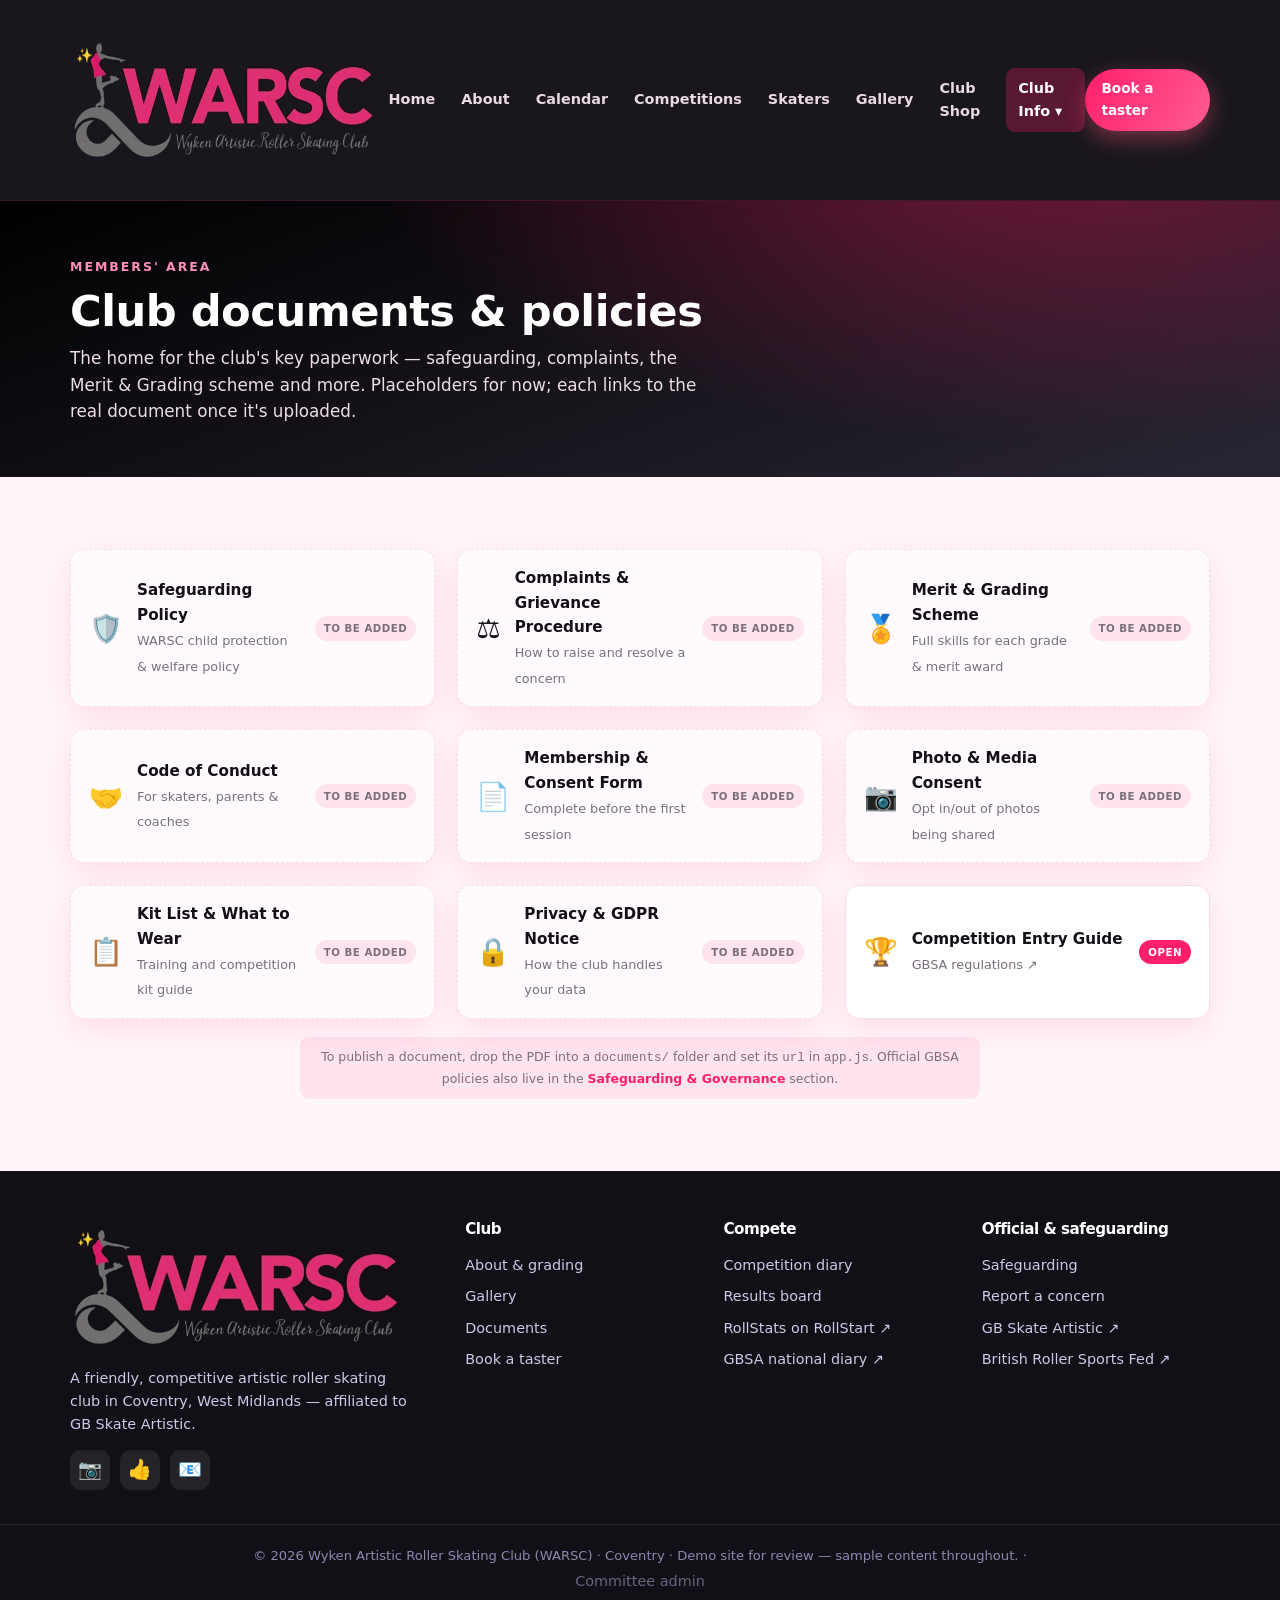
<file: documents.html>
<!DOCTYPE html>
<html lang="en-GB">
<head>
<meta charset="UTF-8">
<meta name="viewport" content="width=device-width, initial-scale=1.0">
<title>Documents — Wyken ARSC</title>
<meta name="description" content="Wyken ARSC club documents — safeguarding policy, complaints procedure, the Merit & Grading scheme, code of conduct, membership and consent forms.">
<link rel="stylesheet" href="styles.css">
</head>
<body data-page="documents">
<div id="site-header"></div>

<section class="page-hero">
  <div class="wrap">
    <span class="eyebrow">Members' Area</span>
    <h1>Club documents &amp; policies</h1>
    <p>The home for the club's key paperwork — safeguarding, complaints, the Merit &amp; Grading scheme and more. Placeholders for now; each links to the real document once it's uploaded.</p>
  </div>
</section>

<section class="section">
  <div class="wrap">
    <div class="grid cols-3" id="docs-grid"></div>
    <p class="note" style="text-align:center;max-width:680px;margin:18px auto 0">To publish a document, drop the PDF into a <code>documents/</code> folder and set its <code>url</code> in <code>app.js</code>. Official GBSA policies also live in the <a href="safeguarding.html" style="color:var(--coral);font-weight:700">Safeguarding &amp; Governance</a> section.</p>
  </div>
</section>

<div id="site-footer"></div>
<script src="app.js"></script>
</body>
</html>
</file>
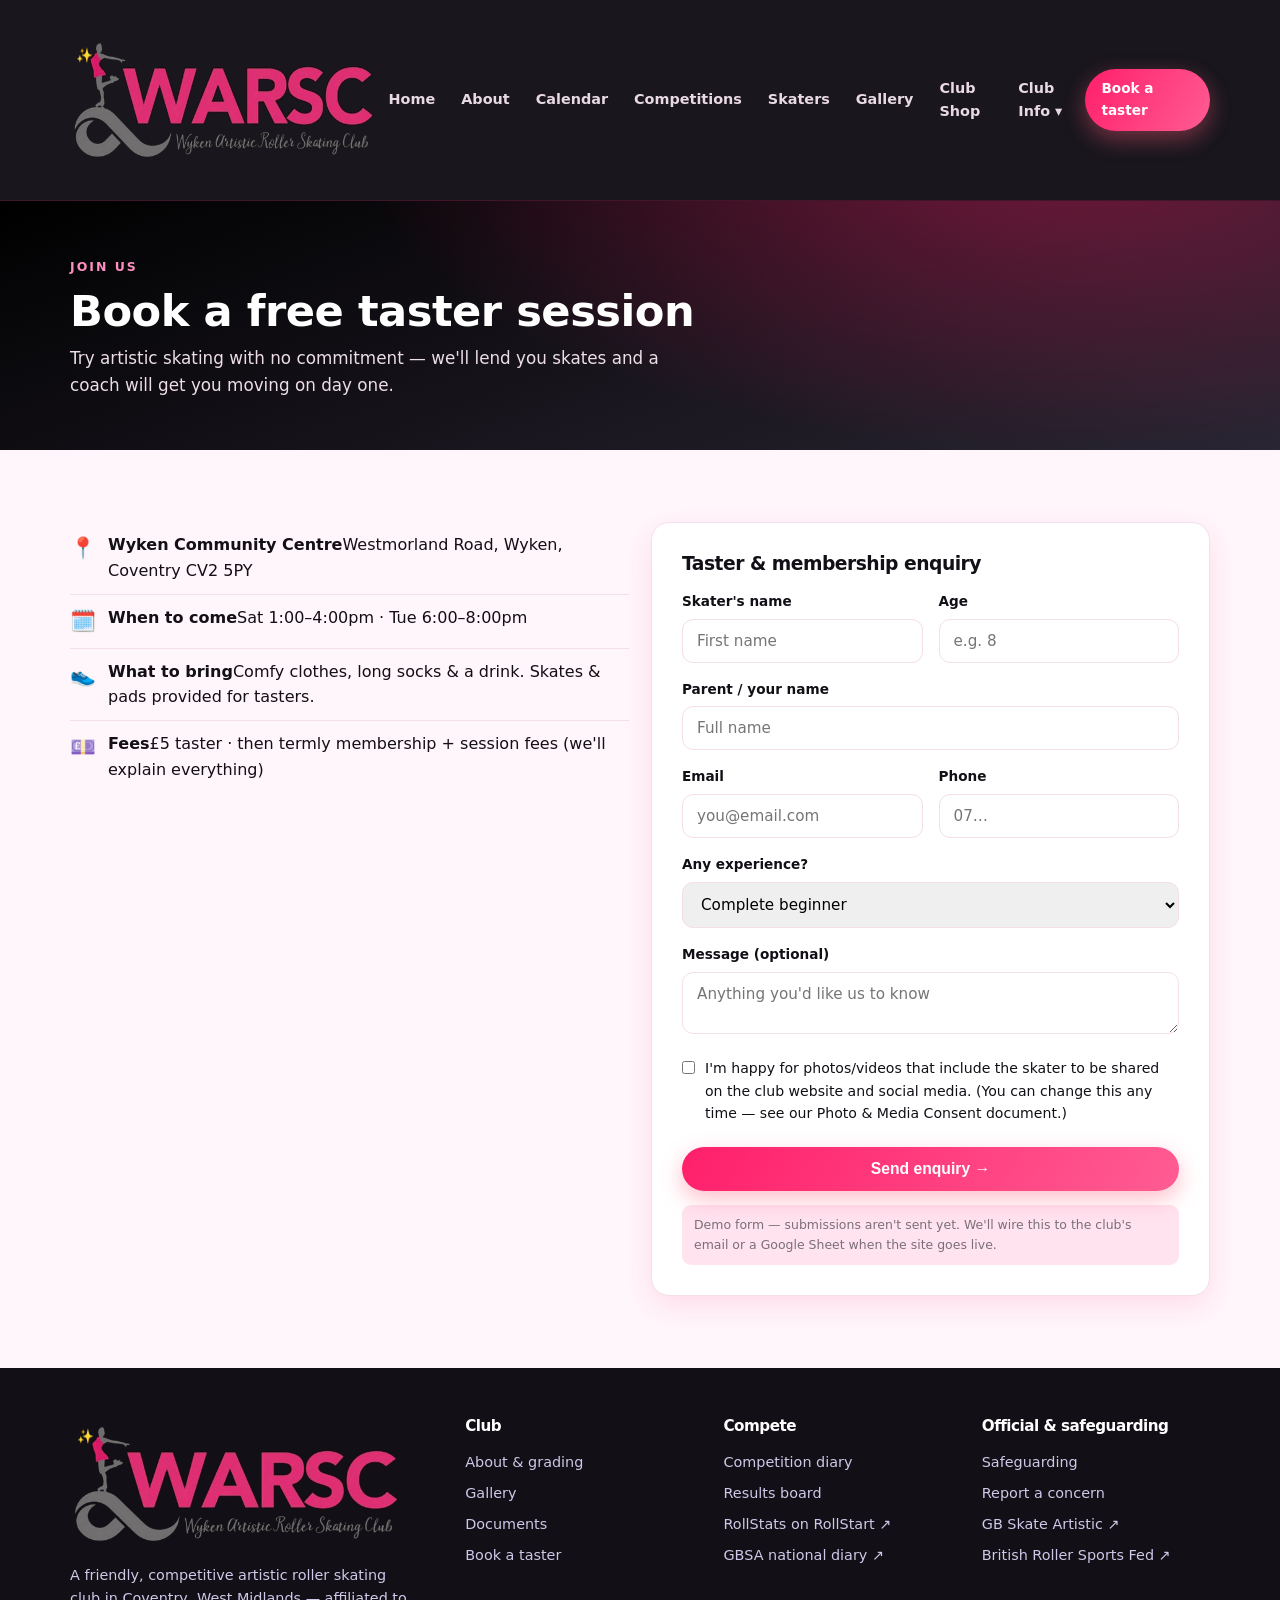
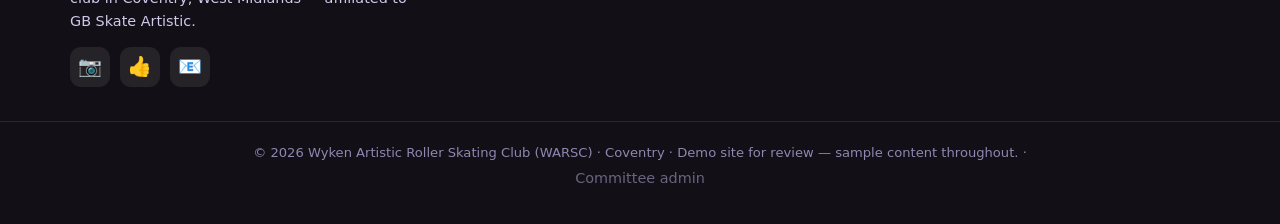
<file: join.html>
<!DOCTYPE html>
<html lang="en-GB">
<head>
<meta charset="UTF-8">
<meta name="viewport" content="width=device-width, initial-scale=1.0">
<title>Join / Book a Taster — Wyken ARSC</title>
<meta name="description" content="Book a free taster session with Wyken ARSC in Coventry. Skates and pads provided. Beginners of all ages welcome.">
<link rel="stylesheet" href="styles.css">
</head>
<body data-page="join">
<div id="site-header"></div>

<section class="page-hero">
  <div class="wrap">
    <span class="eyebrow">Join Us</span>
    <h1>Book a free taster session</h1>
    <p>Try artistic skating with no commitment — we'll lend you skates and a coach will get you moving on day one.</p>
  </div>
</section>

<section class="section">
  <div class="wrap">
    <div class="grid cols-2" style="align-items:start">
      <div>
        <ul class="info-list">
          <li><span class="ii">📍</span><div><b>Wyken Community Centre</b><span>Westmorland Road, Wyken, Coventry CV2 5PY</span></div></li>
          <li><span class="ii">🗓️</span><div><b>When to come</b><span>Sat 1:00–4:00pm · Tue 6:00–8:00pm</span></div></li>
          <li><span class="ii">👟</span><div><b>What to bring</b><span>Comfy clothes, long socks &amp; a drink. Skates &amp; pads provided for tasters.</span></div></li>
          <li><span class="ii">💷</span><div><b>Fees</b><span>£5 taster · then termly membership + session fees (we'll explain everything)</span></div></li>
        </ul>
      </div>
      <div class="form-card">
        <h3 style="margin-bottom:16px">Taster &amp; membership enquiry</h3>
        <form onsubmit="return submitForm(event,'Taster enquiry')">
          <div class="row2">
            <div class="field"><label>Skater's name</label><input required placeholder="First name"></div>
            <div class="field"><label>Age</label><input required type="number" min="3" max="99" placeholder="e.g. 8"></div>
          </div>
          <div class="field"><label>Parent / your name</label><input required placeholder="Full name"></div>
          <div class="row2">
            <div class="field"><label>Email</label><input required type="email" placeholder="you@email.com"></div>
            <div class="field"><label>Phone</label><input type="tel" placeholder="07…"></div>
          </div>
          <div class="field"><label>Any experience?</label>
            <select><option>Complete beginner</option><option>Skated a little</option><option>Skated at another club</option></select>
          </div>
          <div class="field"><label>Message (optional)</label><textarea rows="2" placeholder="Anything you'd like us to know"></textarea></div>
          <div class="field check"><input type="checkbox" id="photoConsent"><label for="photoConsent">I'm happy for photos/videos that include the skater to be shared on the club website and social media. (You can change this any time — see our Photo &amp; Media Consent document.)</label></div>
          <button class="btn btn-primary" style="width:100%;justify-content:center">Send enquiry →</button>
          <p class="note">Demo form — submissions aren't sent yet. We'll wire this to the club's email or a Google Sheet when the site goes live.</p>
        </form>
      </div>
    </div>
  </div>
</section>

<div id="site-footer"></div>
<script src="app.js"></script>
</body>
</html>
</file>
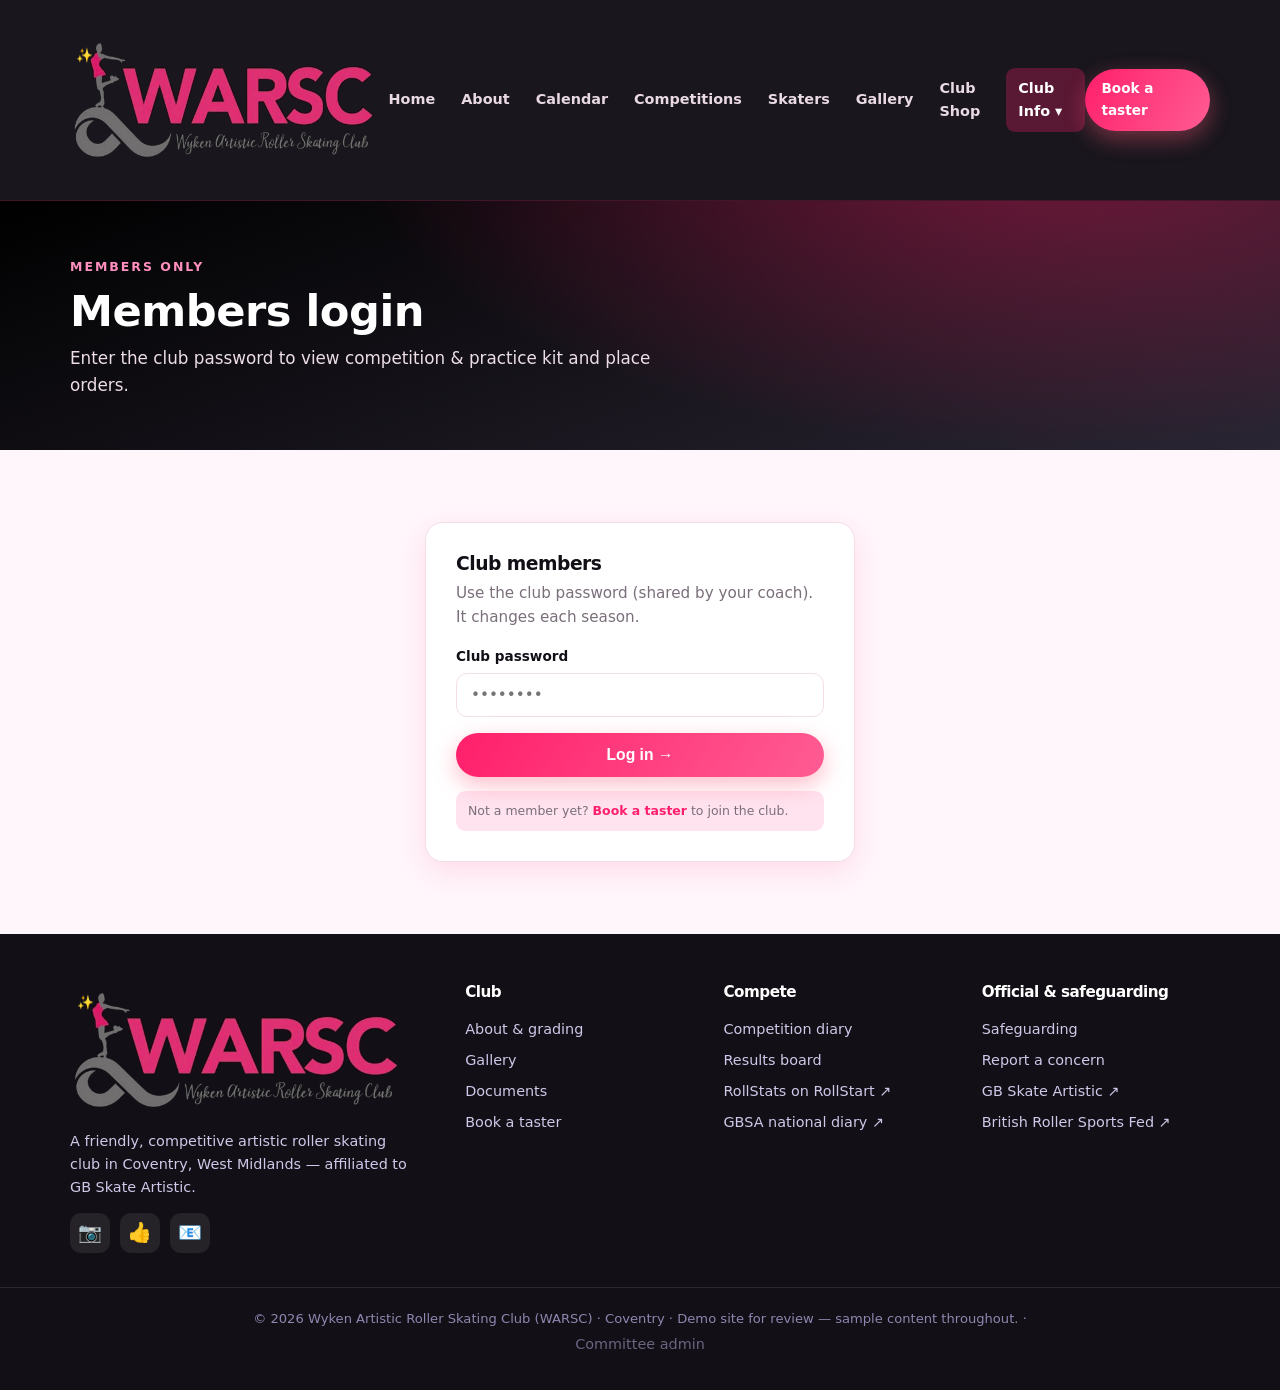
<file: login.html>
<!DOCTYPE html>
<html lang="en-GB">
<head>
<meta charset="UTF-8">
<meta name="viewport" content="width=device-width, initial-scale=1.0">
<title>Members Login — Wyken ARSC</title>
<meta name="description" content="WARSC members login.">
<link rel="stylesheet" href="styles.css">
</head>
<body data-page="members">
<div id="site-header"></div>

<section class="page-hero">
  <div class="wrap">
    <span class="eyebrow">Members Only</span>
    <h1>Members login</h1>
    <p>Enter the club password to view competition &amp; practice kit and place orders.</p>
  </div>
</section>

<section class="section">
  <div class="wrap">
    <div class="form-card" style="max-width:430px;margin:0 auto">
      <h3>Club members</h3>
      <p class="lead" style="font-size:.95rem;margin:6px 0 16px">Use the club password (shared by your coach). It changes each season.</p>
      <form onsubmit="return doLogin(event)">
        <div class="field"><label>Club password</label><input type="password" id="pw" required autocomplete="current-password" placeholder="••••••••"></div>
        <p id="err" style="display:none;color:var(--coral);font-weight:700;font-size:.85rem;margin-bottom:10px">Incorrect password — please try again.</p>
        <button class="btn btn-primary" style="width:100%;justify-content:center" type="submit">Log in →</button>
      </form>
      <p class="note">Not a member yet? <a href="join.html" style="color:var(--coral);font-weight:700">Book a taster</a> to join the club.</p>
    </div>
  </div>
</section>

<div id="site-footer"></div>
<script src="app.js"></script>
<script>
async function doLogin(e){
  e.preventDefault();
  const pw=document.getElementById('pw').value;
  const err=document.getElementById('err');
  err.style.display='none';
  try{
    const r=await fetch('/api/login',{method:'POST',headers:{'Content-Type':'application/json'},body:JSON.stringify({password:pw})});
    if(r.ok){ window.location.href='members.html'; }
    else { err.style.display='block'; }
  }catch(_){ err.style.display='block'; }
  return false;
}
</script>
</body>
</html>
</file>
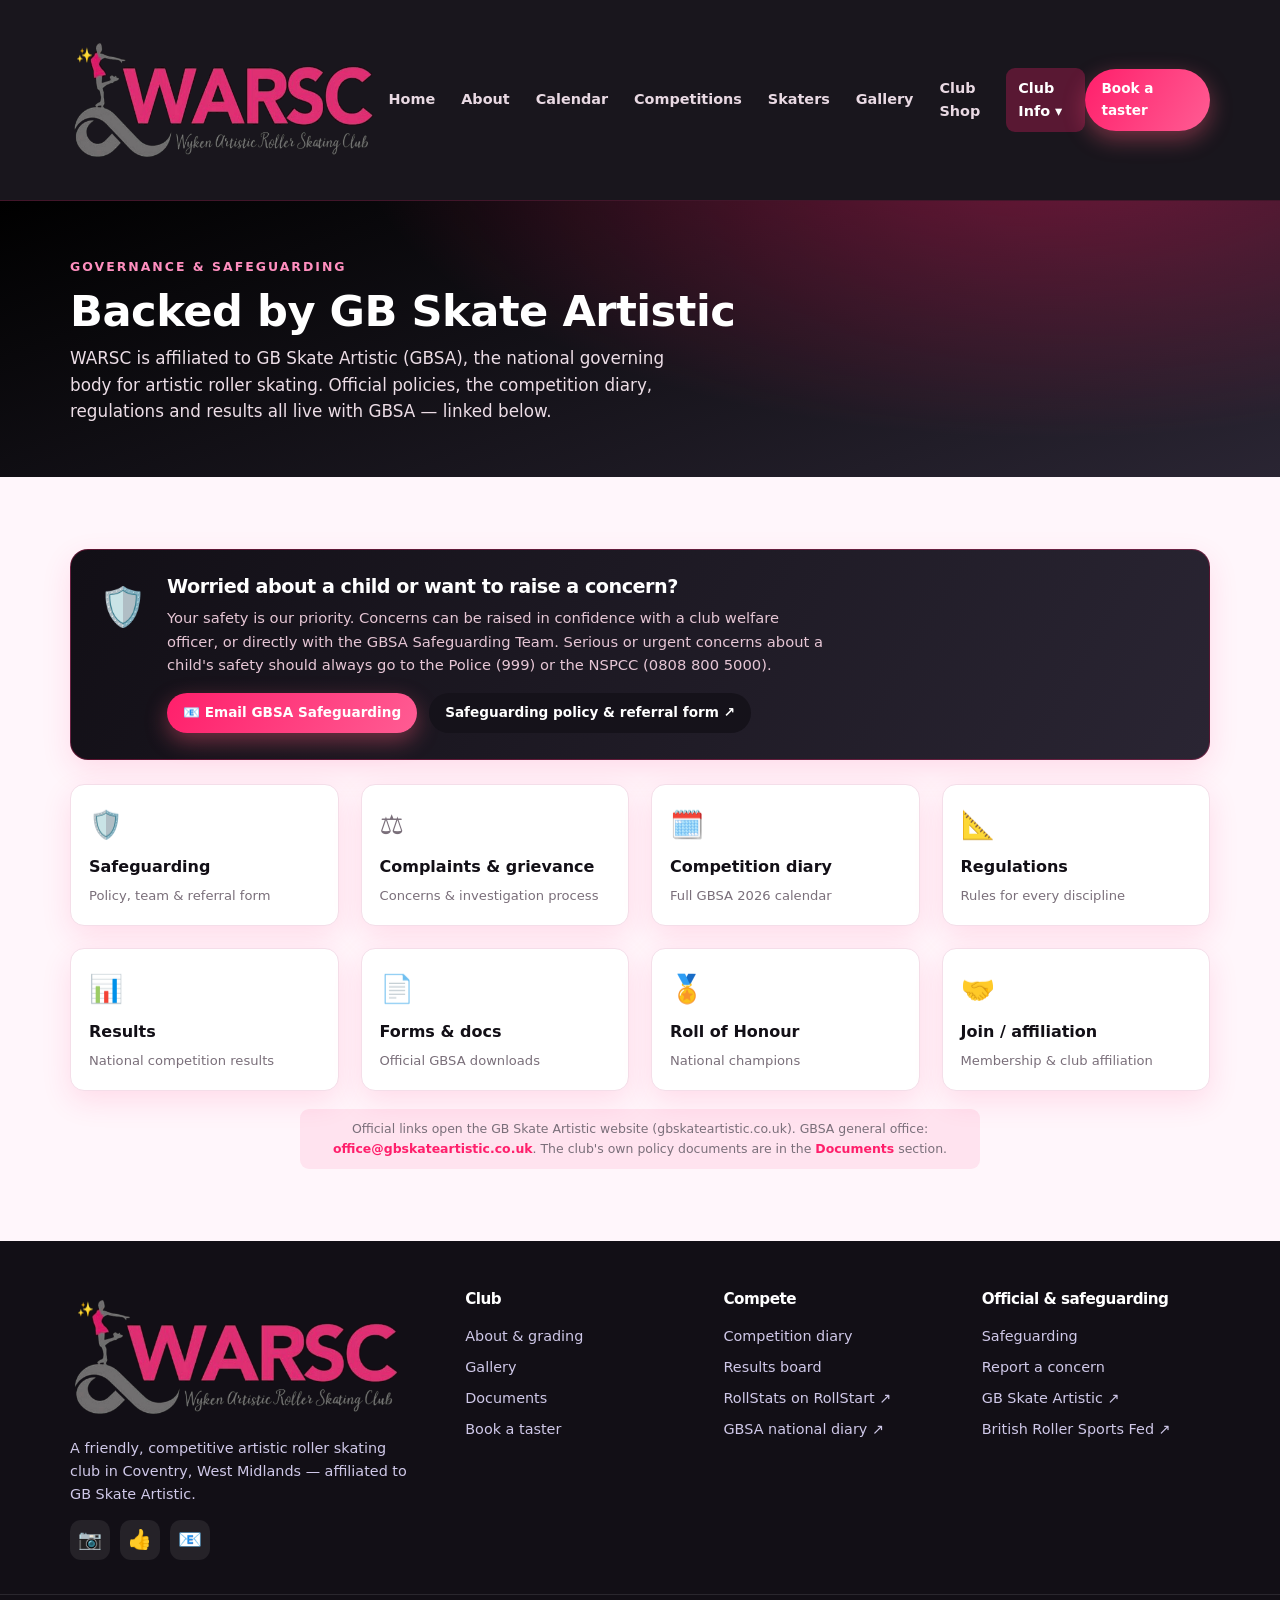
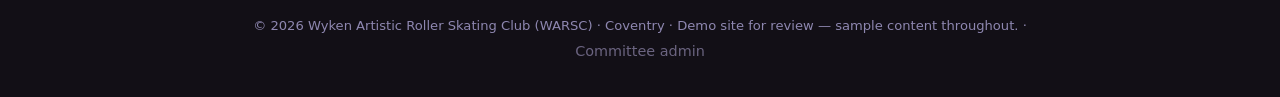
<file: safeguarding.html>
<!DOCTYPE html>
<html lang="en-GB">
<head>
<meta charset="UTF-8">
<meta name="viewport" content="width=device-width, initial-scale=1.0">
<title>Safeguarding &amp; Governance — Wyken ARSC</title>
<meta name="description" content="Wyken ARSC safeguarding — how to raise a concern, plus official GB Skate Artistic links for policies, complaints, regulations, results and the competition diary.">
<link rel="stylesheet" href="styles.css">
</head>
<body data-page="safeguarding">
<div id="site-header"></div>

<section class="page-hero">
  <div class="wrap">
    <span class="eyebrow">Governance &amp; Safeguarding</span>
    <h1>Backed by GB Skate Artistic</h1>
    <p>WARSC is affiliated to GB Skate Artistic (GBSA), the national governing body for artistic roller skating. Official policies, the competition diary, regulations and results all live with GBSA — linked below.</p>
  </div>
</section>

<section class="section">
  <div class="wrap">
    <div class="safeguard-box">
      <div class="sg-icon">🛡️</div>
      <div>
        <h3>Worried about a child or want to raise a concern?</h3>
        <p>Your safety is our priority. Concerns can be raised in confidence with a club welfare officer, or directly with the GBSA Safeguarding Team. Serious or urgent concerns about a child's safety should always go to the Police (999) or the NSPCC (0808 800 5000).</p>
        <div class="sg-actions">
          <a class="btn btn-primary btn-sm" href="mailto:safeguarding@gbskateartistic.co.uk">📧 Email GBSA Safeguarding</a>
          <a class="btn btn-dark btn-sm" href="http://gbskateartistic.co.uk/safeguarding/" target="_blank">Safeguarding policy &amp; referral form ↗</a>
        </div>
      </div>
    </div>

    <div class="grid cols-4" style="margin-top:24px">
      <a class="link-card" href="http://gbskateartistic.co.uk/safeguarding/" target="_blank"><span class="lc-ico">🛡️</span><b>Safeguarding</b><span>Policy, team &amp; referral form</span></a>
      <a class="link-card" href="http://gbskateartistic.co.uk/safeguarding/" target="_blank"><span class="lc-ico">⚖️</span><b>Complaints &amp; grievance</b><span>Concerns &amp; investigation process</span></a>
      <a class="link-card" href="http://gbskateartistic.co.uk/calendar/" target="_blank"><span class="lc-ico">🗓️</span><b>Competition diary</b><span>Full GBSA 2026 calendar</span></a>
      <a class="link-card" href="http://gbskateartistic.co.uk/regulations/" target="_blank"><span class="lc-ico">📐</span><b>Regulations</b><span>Rules for every discipline</span></a>
      <a class="link-card" href="http://gbskateartistic.co.uk/results/" target="_blank"><span class="lc-ico">📊</span><b>Results</b><span>National competition results</span></a>
      <a class="link-card" href="http://gbskateartistic.co.uk/forms/" target="_blank"><span class="lc-ico">📄</span><b>Forms &amp; docs</b><span>Official GBSA downloads</span></a>
      <a class="link-card" href="http://gbskateartistic.co.uk/roll-of-honour/" target="_blank"><span class="lc-ico">🏅</span><b>Roll of Honour</b><span>National champions</span></a>
      <a class="link-card" href="http://gbskateartistic.co.uk/join-gbsa/" target="_blank"><span class="lc-ico">🤝</span><b>Join / affiliation</b><span>Membership &amp; club affiliation</span></a>
    </div>
    <p class="note" style="text-align:center;max-width:680px;margin:18px auto 0">Official links open the GB Skate Artistic website (gbskateartistic.co.uk). GBSA general office: <a href="mailto:office@gbskateartistic.co.uk" style="color:var(--coral);font-weight:700">office@gbskateartistic.co.uk</a>. The club's own policy documents are in the <a href="documents.html" style="color:var(--coral);font-weight:700">Documents</a> section.</p>
  </div>
</section>

<div id="site-footer"></div>
<script src="app.js"></script>
</body>
</html>
</file>
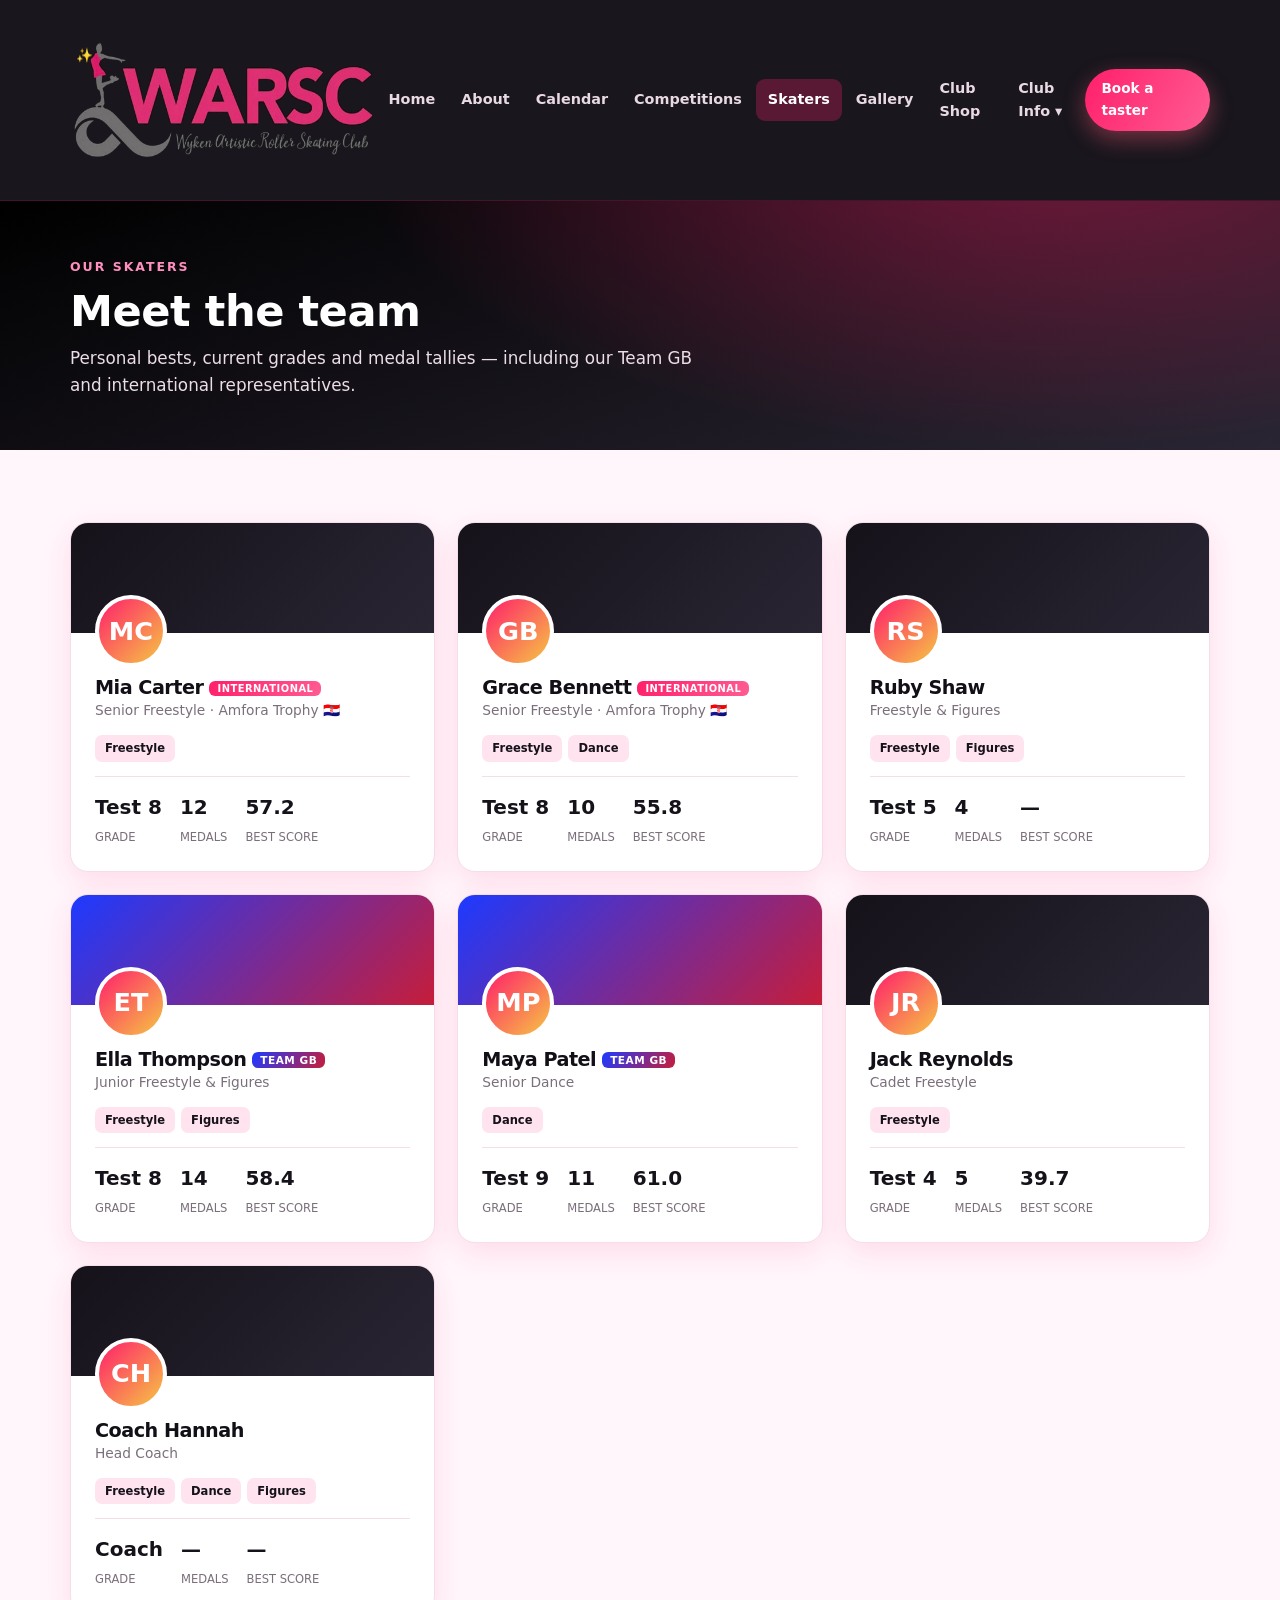
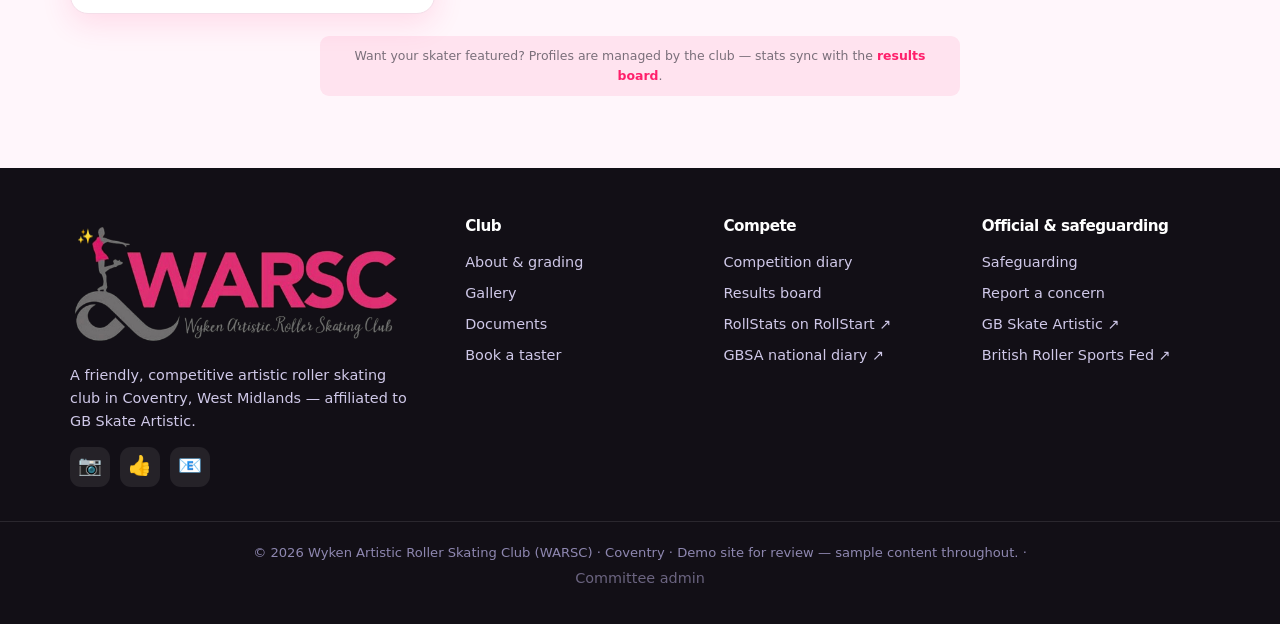
<file: skaters.html>
<!DOCTYPE html>
<html lang="en-GB">
<head>
<meta charset="UTF-8">
<meta name="viewport" content="width=device-width, initial-scale=1.0">
<title>Our Skaters — Wyken ARSC</title>
<meta name="description" content="Meet the Wyken ARSC squad — grades, medal tallies and personal bests, including our Team GB and international skaters Laney and Sienna.">
<link rel="stylesheet" href="styles.css">
</head>
<body data-page="skaters">
<div id="site-header"></div>

<section class="page-hero">
  <div class="wrap">
    <span class="eyebrow">Our Skaters</span>
    <h1>Meet the team</h1>
    <p>Personal bests, current grades and medal tallies — including our Team GB and international representatives.</p>
  </div>
</section>

<section class="section">
  <div class="wrap">
    <div class="grid cols-3" id="skater-grid"></div>
    <p class="note" style="text-align:center;max-width:640px;margin:22px auto 0">Want your skater featured? Profiles are managed by the club — stats sync with the <a href="competitions.html" style="color:var(--coral);font-weight:700">results board</a>.</p>
  </div>
</section>

<div id="site-footer"></div>
<script src="app.js"></script>
</body>
</html>
</file>
<file: styles.css>
:root{
  /* Wyken palette — pink & black */
  --indigo:#15121a; --indigo-2:#2a2533; --coral:#ff1f6b; --coral-2:#ff5c93;
  --teal:#ff8fbf; --gold:#f6c544; --ink:#120f16; --muted:#7a6f7a;
  --bg:#fff6fb; --card:#ffffff; --line:#f4dee9; --shadow:0 10px 30px rgba(255,31,107,.12);
  --radius:18px; --maxw:1180px; --navh:200px;
}
*{box-sizing:border-box;margin:0;padding:0}
html{scroll-behavior:smooth}
body{font-family:'Segoe UI',system-ui,-apple-system,Roboto,Helvetica,Arial,sans-serif;color:var(--ink);background:var(--bg);line-height:1.6;-webkit-font-smoothing:antialiased}
h1,h2,h3,h4{line-height:1.15;font-weight:800;letter-spacing:-.5px}
a{color:inherit;text-decoration:none}
img{max-width:100%;display:block}
.wrap{max-width:var(--maxw);margin:0 auto;padding:0 20px}
.section{padding:72px 0}
.section.tight{padding:48px 0}
.eyebrow{display:inline-block;font-size:.78rem;font-weight:800;letter-spacing:2px;text-transform:uppercase;color:var(--coral);margin-bottom:10px}
.section h2{font-size:clamp(1.7rem,3.4vw,2.6rem);margin-bottom:8px}
.lead{color:var(--muted);font-size:1.08rem;max-width:640px}
.btn{display:inline-flex;align-items:center;gap:8px;font-weight:700;padding:13px 24px;border-radius:999px;border:0;cursor:pointer;font-size:.98rem;transition:transform .15s,box-shadow .15s}
.btn:hover{transform:translateY(-2px)}
.btn-primary{background:linear-gradient(120deg,var(--coral),var(--coral-2));color:#fff;box-shadow:0 8px 22px rgba(255,90,122,.4)}
.btn-ghost{background:rgba(255,255,255,.14);color:#fff;border:1.5px solid rgba(255,255,255,.4)}
.btn-dark{background:var(--indigo);color:#fff}
.btn-light{background:#fff;color:var(--coral)}
.btn-sm{padding:9px 16px;font-size:.85rem}

/* NAV */
header.nav{position:sticky;top:0;z-index:100;background:rgba(18,15,22,.97);backdrop-filter:blur(8px);border-bottom:1px solid rgba(255,31,107,.18)}
.nav .wrap{display:flex;align-items:center;justify-content:space-between;height:var(--navh)}
.logo{display:flex;align-items:center;gap:11px;color:#fff;font-weight:900;font-size:1.05rem;letter-spacing:-.5px;position:relative;perspective:800px}
.logo-img{height:calc(var(--navh) * 0.62);width:auto;display:block;max-height:150px}
/* sparkle near the dancer (left of the logo) */
.logo::after{content:"✨";position:absolute;left:2%;top:6%;font-size:.85rem;pointer-events:none;animation:sparkle 2.6s ease-in-out infinite}
@keyframes sparkle{0%,100%{opacity:.2;transform:scale(.7) rotate(-10deg)}50%{opacity:1;transform:scale(1.2) rotate(15deg)}}
/* one-off twirl when the home page first loads */
body[data-page="home"] .logo-img{animation:logoTwirl 1.5s cubic-bezier(.2,.7,.2,1) 1}
@keyframes logoTwirl{0%{transform:rotateY(0deg) scale(.9);opacity:.3}70%{transform:rotateY(360deg) scale(1.05)}100%{transform:rotateY(360deg) scale(1);opacity:1}}
@media(prefers-reduced-motion:reduce){.logo::after{animation:none}body[data-page="home"] .logo-img{animation:none}}
.logo .mark{width:38px;height:38px;border-radius:11px;background:linear-gradient(135deg,var(--coral),var(--teal));display:grid;place-items:center;font-size:1.2rem}
.logo small{display:block;font-size:.62rem;font-weight:600;letter-spacing:2px;color:var(--coral);text-transform:uppercase}
nav ul{display:flex;gap:2px;list-style:none;align-items:center}
nav a{color:#e9d9e3;font-weight:600;font-size:.9rem;padding:9px 12px;border-radius:9px;transition:.2s;display:block}
nav a:hover{color:#fff;background:rgba(255,255,255,.1)}
nav a.active{color:#fff;background:rgba(255,31,107,.28)}
.has-drop{position:relative}
.drop-toggle{cursor:pointer}
.drop{position:absolute;top:100%;left:0;background:var(--indigo);border:1px solid rgba(255,255,255,.1);border-radius:12px;padding:8px;min-width:190px;display:none;box-shadow:0 14px 34px rgba(0,0,0,.4)}
.has-drop:hover .drop,.has-drop.open .drop{display:block}
.drop a{white-space:nowrap}
.nav-cta{display:flex;align-items:center;gap:12px}
.burger{display:none;background:none;border:0;color:#fff;font-size:1.6rem;cursor:pointer}
@media(max-width:980px){
  :root{--navh:96px}
  nav{position:fixed;inset:var(--navh) 0 auto 0;background:var(--indigo);transform:translateY(-150%);transition:.3s;padding:14px 0;max-height:calc(100vh - var(--navh));overflow:auto}
  nav.open{transform:translateY(0)}
  nav ul{flex-direction:column;align-items:stretch;padding:0 20px;gap:2px}
  nav a{padding:13px 14px}
  .burger{display:block}
  .nav-cta .btn{display:none}
  .has-drop .drop{position:static;display:block;background:transparent;border:0;box-shadow:none;padding:0 0 0 14px;min-width:0}
  .drop-toggle{display:none}
}

/* HERO (home) */
.hero{position:relative;background:radial-gradient(900px 500px at 80% -10%,rgba(255,31,107,.45),transparent),linear-gradient(160deg,#000,var(--indigo-2));color:#fff;overflow:hidden}
.hero .wrap{display:grid;grid-template-columns:1.05fr .95fr;gap:44px;align-items:center;padding-top:60px;padding-bottom:68px;position:relative;z-index:2}
.hero h1{font-size:clamp(2.2rem,5vw,3.6rem);margin-bottom:18px}
.hero h1 .hl{background:linear-gradient(120deg,var(--coral),var(--gold));-webkit-background-clip:text;background-clip:text;-webkit-text-fill-color:transparent}
.hero p{color:#ecdde6;font-size:1.15rem;max-width:520px;margin-bottom:26px}
.hero-actions{display:flex;gap:14px;flex-wrap:wrap}
.badges{display:flex;gap:18px;margin-top:30px;flex-wrap:wrap}
.badges span{font-size:.8rem;color:#f3b6d2;display:flex;align-items:center;gap:7px;font-weight:600}
/* hero photo */
.hero-photo{position:relative;border-radius:24px;overflow:hidden;aspect-ratio:4/3;box-shadow:0 24px 60px rgba(0,0,0,.45);border:1px solid rgba(255,255,255,.15)}
.hero-photo img{width:100%;height:100%;object-fit:cover}
.hero-photo.noimg{background:linear-gradient(135deg,var(--coral),#120f16)}
.hp-caption{position:absolute;left:12px;bottom:12px;z-index:2;background:rgba(18,15,22,.72);color:#fff;font-size:.8rem;font-weight:700;padding:6px 12px;border-radius:999px;backdrop-filter:blur(4px)}
.hero-photo.noimg .hp-caption{display:none}
.hp-fallback{display:none}
.hero-photo.noimg .hp-fallback{display:flex;flex-direction:column;align-items:center;justify-content:center;height:100%;gap:8px;color:#fff;text-align:center;padding:24px}
.hp-fallback span{font-size:3.6rem}
.hp-fallback b{font-size:1.15rem}
.hp-fallback small{font-size:.8rem;color:#ffd0e2}
@media(max-width:900px){.hero .wrap{grid-template-columns:1fr}.hero-photo{order:-1}}

/* page hero (inner pages) */
.page-hero{position:relative;background:radial-gradient(700px 320px at 82% -30%,rgba(255,31,107,.42),transparent),linear-gradient(160deg,#000,var(--indigo-2));color:#fff;padding:52px 0;overflow:hidden}
.page-hero .eyebrow{color:var(--teal)}
.page-hero h1{font-size:clamp(1.8rem,4vw,2.7rem)}
.page-hero p{color:#ecdde6;max-width:640px;margin-top:8px;font-size:1.05rem}

/* next-event widget (dark card) */
.hero-card{background:rgba(255,255,255,.07);border:1px solid rgba(255,255,255,.16);border-radius:24px;padding:24px;backdrop-filter:blur(6px)}
.hero-card h3{font-size:.85rem;text-transform:uppercase;letter-spacing:2px;color:var(--teal);margin-bottom:14px}
.next-event{display:flex;gap:13px;padding:12px 0;border-bottom:1px solid rgba(255,255,255,.1)}
.next-event:last-child{border:0}
.ne-date{flex:0 0 52px;text-align:center;background:rgba(255,255,255,.1);border-radius:11px;padding:7px 0}
.ne-date b{display:block;font-size:1.3rem;line-height:1}
.ne-date span{font-size:.66rem;text-transform:uppercase;color:var(--teal)}
.ne-info b{font-size:.96rem}
.ne-info span{font-size:.8rem;color:#c3bce0;display:block}

/* STATS strip */
.stats{background:var(--ink);color:#fff}
.stats .wrap{display:grid;grid-template-columns:repeat(4,1fr);gap:20px;padding:34px 20px;text-align:center}
.stats b{display:block;font-size:2rem;background:linear-gradient(120deg,var(--coral),var(--gold));-webkit-background-clip:text;background-clip:text;-webkit-text-fill-color:transparent}
.stats span{font-size:.82rem;color:#cdaebd;text-transform:uppercase;letter-spacing:1px}
@media(max-width:620px){.stats .wrap{grid-template-columns:1fr 1fr;gap:24px}}

/* generic cards */
.grid{display:grid;gap:22px}
.cols-3{grid-template-columns:repeat(3,1fr)}
.cols-4{grid-template-columns:repeat(4,1fr)}
.cols-2{grid-template-columns:repeat(2,1fr)}
@media(max-width:920px){.cols-3,.cols-4{grid-template-columns:1fr 1fr}}
@media(max-width:620px){.cols-2,.cols-3,.cols-4{grid-template-columns:1fr}}
.card{background:var(--card);border:1px solid var(--line);border-radius:var(--radius);padding:24px;box-shadow:var(--shadow)}
.card .ico{width:52px;height:52px;border-radius:14px;display:grid;place-items:center;font-size:1.5rem;margin-bottom:14px;background:linear-gradient(135deg,var(--indigo),var(--indigo-2));color:#fff}
.card h3{font-size:1.15rem;margin-bottom:7px}
.card p{color:var(--muted);font-size:.95rem}
.alt{background:#fff}
.center{text-align:center}
.center .lead{margin:0 auto}
.sec-head{margin-bottom:34px}

/* home tiles */
.tile{display:block;background:#fff;border:1px solid var(--line);border-radius:var(--radius);padding:24px;box-shadow:var(--shadow);transition:transform .15s,border-color .15s}
.tile:hover{transform:translateY(-4px);border-color:var(--coral)}
.tile .ti{font-size:2rem;margin-bottom:10px}
.tile h3{font-size:1.12rem;margin-bottom:4px}
.tile p{color:var(--muted);font-size:.9rem}
.tile .go{color:var(--coral);font-weight:700;font-size:.85rem;margin-top:10px;display:inline-block}
.cta-band{background:linear-gradient(120deg,var(--coral),var(--coral-2));color:#fff;border-radius:var(--radius);padding:44px;text-align:center;box-shadow:var(--shadow)}
.cta-band h2{font-size:1.9rem;color:#fff}
.cta-band p{color:#ffe3ef;margin:8px auto 20px;max-width:520px}

/* disciplines */
.disc{display:flex;gap:16px;align-items:flex-start}
.disc .tag{flex:0 0 64px;height:64px;border-radius:16px;display:grid;place-items:center;font-size:1.7rem;color:#fff}
.t-fig{background:linear-gradient(135deg,#ff1f6b,#d6004f)}
.t-free{background:linear-gradient(135deg,#ff5c93,#ff1f6b)}
.t-dance{background:linear-gradient(135deg,#2a2533,#120f16)}

/* CALENDAR */
.cal-filters{display:flex;gap:8px;flex-wrap:wrap;margin-bottom:22px}
.chip{border:1.5px solid var(--line);background:#fff;border-radius:999px;padding:8px 16px;font-weight:600;font-size:.85rem;cursor:pointer;transition:.2s;display:flex;align-items:center;gap:7px}
.chip.active{border-color:var(--indigo);background:var(--indigo);color:#fff}
.chip .dot{width:9px;height:9px;border-radius:50%}
.event-row{display:grid;grid-template-columns:80px 1fr auto;gap:18px;align-items:center;background:#fff;border:1px solid var(--line);border-left-width:5px;border-radius:14px;padding:16px 18px;margin-bottom:12px}
.event-row .edate{text-align:center}
.event-row .edate b{display:block;font-size:1.5rem;line-height:1}
.event-row .edate span{font-size:.7rem;text-transform:uppercase;color:var(--muted)}
.event-row h4{font-size:1.05rem}
.event-row .meta{font-size:.85rem;color:var(--muted);display:flex;gap:14px;flex-wrap:wrap;margin-top:3px}
.etype{font-size:.7rem;font-weight:800;text-transform:uppercase;letter-spacing:1px;padding:3px 9px;border-radius:6px;color:#fff}
@media(max-width:620px){.event-row{grid-template-columns:64px 1fr;gap:12px}.event-row .btn{grid-column:1/-1}}

/* COMP / results */
.tabs{display:flex;gap:6px;background:#ffe3ef;padding:6px;border-radius:14px;width:fit-content;margin:0 auto 30px;flex-wrap:wrap}
.tab{padding:10px 20px;border-radius:10px;font-weight:700;cursor:pointer;font-size:.9rem;color:var(--muted)}
.tab.active{background:#fff;color:var(--indigo);box-shadow:0 4px 12px rgba(45,27,105,.1)}
.tabpane{display:none}
.tabpane.active{display:block;animation:fade .3s}
@keyframes fade{from{opacity:0;transform:translateY(8px)}to{opacity:1}}
.toolbar{display:flex;gap:12px;flex-wrap:wrap;margin-bottom:18px}
.toolbar input,.toolbar select{padding:11px 14px;border:1.5px solid var(--line);border-radius:11px;font-size:.92rem;font-family:inherit;background:#fff}
.toolbar input{flex:1;min-width:200px}
table{width:100%;border-collapse:collapse;background:#fff;border-radius:var(--radius);overflow:hidden;box-shadow:var(--shadow)}
th{background:var(--indigo);color:#fff;text-align:left;padding:13px 16px;font-size:.78rem;text-transform:uppercase;letter-spacing:1px}
td{padding:13px 16px;border-bottom:1px solid var(--line);font-size:.92rem}
tr:last-child td{border-bottom:0}
tr:hover td{background:#fff6fb}
.medal{font-weight:800}
.m-1{color:#d4a014}.m-2{color:#8a93a3}.m-3{color:#b5763c}
.pill-gb{background:linear-gradient(120deg,#1d3aff,#c61d3a);color:#fff;font-size:.66rem;font-weight:800;padding:2px 8px;border-radius:6px;letter-spacing:.5px;vertical-align:middle;margin-left:6px}
.pill-intl{background:linear-gradient(120deg,var(--coral),var(--coral-2));color:#fff;font-size:.62rem;font-weight:800;padding:2px 8px;border-radius:6px;letter-spacing:.5px;vertical-align:middle;margin-left:6px}

/* rollstats */
.rollstats-bar{display:flex;gap:18px;align-items:center;justify-content:space-between;background:var(--ink);color:#fff;border-radius:var(--radius);padding:20px 24px;margin-bottom:26px;flex-wrap:wrap}
.rollstats-bar b{display:block;font-size:1.05rem;margin-bottom:4px}
.rollstats-bar span{font-size:.88rem;color:#e0b9cd;max-width:640px;display:block}
.rollstats-bar strong{color:var(--coral)}
.statcard{background:#fff;border:1px solid var(--line);border-radius:var(--radius);padding:22px;box-shadow:var(--shadow)}
.statcard .sc-head{display:flex;justify-content:space-between;align-items:center;margin-bottom:14px}
.statcard h4{font-size:1.1rem}
.statcard .mini{display:flex;gap:16px;margin-bottom:16px}
.statcard .mini div b{display:block;font-size:1.3rem;color:var(--coral)}
.statcard .mini div span{font-size:.7rem;color:var(--muted);text-transform:uppercase;letter-spacing:.5px}
.spark{display:flex;align-items:flex-end;gap:6px;height:74px;border-bottom:2px solid var(--line);padding-bottom:0}
.spark .bar{flex:1;background:linear-gradient(180deg,var(--coral),var(--coral-2));border-radius:5px 5px 0 0;position:relative;min-height:6px;transition:.3s}
.spark .bar span{position:absolute;top:-18px;left:50%;transform:translateX(-50%);font-size:.66rem;font-weight:700;color:var(--ink)}
.spark .bar small{position:absolute;bottom:-20px;left:50%;transform:translateX(-50%);font-size:.6rem;color:var(--muted);white-space:nowrap}
.spark-wrap{padding:18px 4px 26px}

/* skater cards */
.skater{background:#fff;border:1px solid var(--line);border-radius:var(--radius);overflow:hidden;box-shadow:var(--shadow)}
.skater .top{height:110px;background:linear-gradient(135deg,var(--indigo),var(--indigo-2));position:relative}
.skater .top.gb{background:linear-gradient(135deg,#1d3aff,#c61d3a)}
.skater .avatar{position:absolute;bottom:-34px;left:24px;width:72px;height:72px;border-radius:50%;border:4px solid #fff;background:linear-gradient(135deg,var(--coral),var(--gold));display:grid;place-items:center;font-size:1.6rem;font-weight:900;color:#fff;overflow:hidden}
.skater .avatar img{width:100%;height:100%;object-fit:cover}
.skater .body{padding:44px 24px 22px}
.skater h3{font-size:1.2rem}
.skater .role{color:var(--muted);font-size:.86rem;margin-bottom:14px}
.skater .pbs{display:flex;gap:18px;border-top:1px solid var(--line);padding-top:14px;margin-top:14px}
.skater .pbs div b{display:block;font-size:1.25rem;color:var(--indigo)}
.skater .pbs div span{font-size:.72rem;color:var(--muted);text-transform:uppercase}
.disc-tags{display:flex;gap:6px;flex-wrap:wrap}
.disc-tags span{font-size:.72rem;font-weight:700;padding:4px 10px;border-radius:7px;background:#ffe3ef;color:var(--indigo)}

/* honours */
.honour{display:flex;gap:14px;align-items:center;background:#fff;border:1px solid var(--line);border-radius:14px;padding:15px 18px}
.honour .yr{font-size:1.5rem}
.honour b{font-size:.98rem}
.honour span{display:block;font-size:.84rem;color:var(--muted)}

/* SHOP */
.product{background:#fff;border:1px solid var(--line);border-radius:var(--radius);overflow:hidden;box-shadow:var(--shadow);display:flex;flex-direction:column}
.product .pic{height:160px;display:grid;place-items:center;font-size:3.4rem;background:linear-gradient(135deg,#ffe3ef,#ffd0e2)}
.product .pbody{padding:18px;flex:1;display:flex;flex-direction:column}
.product h4{font-size:1.05rem}
.product .price{font-weight:800;color:var(--coral);font-size:1.2rem;margin:6px 0}
.product p{font-size:.85rem;color:var(--muted);flex:1}
.product select,.product .add{width:100%;margin-top:10px;padding:10px;border-radius:10px;border:1.5px solid var(--line);font-family:inherit}
.product .add{background:var(--indigo);color:#fff;border:0;font-weight:700;cursor:pointer}
.shop-banner{background:linear-gradient(120deg,var(--coral),var(--coral-2));color:#fff;border-radius:14px;padding:14px 20px;font-weight:600;margin-bottom:26px;display:flex;align-items:center;gap:10px}
#cart{position:fixed;right:18px;bottom:18px;z-index:90;background:var(--coral);color:#fff;border:0;border-radius:999px;padding:14px 22px;font-weight:800;cursor:pointer;box-shadow:0 10px 26px rgba(255,90,122,.5);display:none}

/* forms */
.form-card{background:#fff;border:1px solid var(--line);border-radius:var(--radius);padding:30px;box-shadow:var(--shadow)}
.field{margin-bottom:16px}
.field label{display:block;font-weight:700;font-size:.85rem;margin-bottom:6px}
.field input,.field select,.field textarea{width:100%;padding:12px 14px;border:1.5px solid var(--line);border-radius:11px;font-family:inherit;font-size:.95rem}
.field.check{display:flex;gap:10px;align-items:flex-start}
.field.check input{width:auto;margin-top:4px}
.field.check label{font-weight:500;font-size:.88rem}
.row2{display:grid;grid-template-columns:1fr 1fr;gap:16px}
@media(max-width:620px){.row2{grid-template-columns:1fr}}

/* grading */
.path{display:grid;grid-template-columns:repeat(4,1fr);gap:16px;position:relative}
.path-step{background:#fff;border:1px solid var(--line);border-radius:var(--radius);padding:22px;box-shadow:var(--shadow);position:relative}
.path-step .ps-num{display:grid;place-items:center;width:38px;height:38px;border-radius:50%;background:linear-gradient(135deg,var(--coral),var(--coral-2));color:#fff;font-weight:800;margin-bottom:12px}
.path-step b{display:block;font-size:1.02rem;margin-bottom:5px}
.path-step span{font-size:.86rem;color:var(--muted)}
.path-step:not(:last-child)::after{content:"→";position:absolute;right:-13px;top:34px;color:var(--coral);font-weight:800;font-size:1.3rem;z-index:2}
@media(max-width:920px){.path{grid-template-columns:1fr 1fr}.path-step:not(:last-child)::after{display:none}}
@media(max-width:620px){.path{grid-template-columns:1fr}}
.grade-grid{display:grid;grid-template-columns:repeat(3,1fr);gap:12px}
@media(max-width:760px){.grade-grid{grid-template-columns:1fr 1fr}}
@media(max-width:480px){.grade-grid{grid-template-columns:1fr}}
.grade{display:flex;gap:14px;align-items:center;background:#fff;border:1px solid var(--line);border-left:5px solid var(--coral);border-radius:12px;padding:14px 16px}
.grade .gnum{flex:0 0 38px;height:38px;border-radius:10px;background:var(--ink);color:#fff;display:grid;place-items:center;font-weight:800}
.grade b{display:block;font-size:.92rem}
.grade span{font-size:.8rem;color:var(--muted)}

/* gallery */
.gallery-grid{display:grid;grid-template-columns:repeat(4,1fr);gap:14px}
@media(max-width:920px){.gallery-grid{grid-template-columns:repeat(3,1fr)}}
@media(max-width:620px){.gallery-grid{grid-template-columns:repeat(2,1fr)}}
.gtile{position:relative;border-radius:14px;overflow:hidden;cursor:pointer;aspect-ratio:1/1;border:0;padding:0;display:block;color:#fff;box-shadow:var(--shadow)}
.gtile.tall{aspect-ratio:1/1.4}
.gtile .ph{position:absolute;inset:0;display:grid;place-items:center;font-size:2.6rem;transition:transform .35s}
.gtile:hover .ph{transform:scale(1.08)}
.gtile .cap{position:absolute;left:0;right:0;bottom:0;padding:24px 12px 10px;background:linear-gradient(transparent,rgba(10,8,12,.85));text-align:left;font-size:.8rem;font-weight:700;line-height:1.25}
.gtile .tagk{position:absolute;top:8px;left:8px;font-size:.6rem;font-weight:800;text-transform:uppercase;letter-spacing:.5px;background:rgba(255,31,107,.9);padding:3px 8px;border-radius:6px}
.lightbox{position:fixed;inset:0;background:rgba(10,8,12,.92);z-index:210;display:none;align-items:center;justify-content:center;flex-direction:column;padding:30px}
.lightbox.open{display:flex}
.lightbox .lb-img{width:min(86vw,620px);height:min(70vh,620px);border-radius:18px;display:grid;place-items:center;font-size:6rem;color:#fff}
.lightbox .lb-cap{color:#fff;margin-top:18px;font-weight:600;text-align:center;max-width:560px}
.lightbox .lb-close{position:absolute;top:20px;right:26px;font-size:2rem;color:#fff;background:none;border:0;cursor:pointer}
.lightbox .lb-nav{position:absolute;top:50%;transform:translateY(-50%);font-size:2.4rem;color:#fff;background:rgba(255,255,255,.12);border:0;width:54px;height:54px;border-radius:50%;cursor:pointer}
.lightbox .lb-prev{left:24px}.lightbox .lb-next{right:24px}

/* governance / official links */
.safeguard-box{display:flex;gap:20px;align-items:flex-start;background:linear-gradient(120deg,var(--ink),var(--indigo-2));color:#fff;border-radius:var(--radius);padding:26px 28px;box-shadow:var(--shadow);border:1px solid rgba(255,31,107,.3)}
.safeguard-box .sg-icon{font-size:2.4rem;flex:0 0 auto}
.safeguard-box h3{font-size:1.2rem;margin-bottom:8px}
.safeguard-box p{color:#e6c6d5;font-size:.92rem;margin-bottom:16px;max-width:660px}
.sg-actions{display:flex;gap:12px;flex-wrap:wrap}
.link-card{background:#fff;border:1px solid var(--line);border-radius:14px;padding:18px;box-shadow:var(--shadow);display:block;transition:transform .15s,border-color .15s}
.link-card:hover{transform:translateY(-3px);border-color:var(--coral)}
.link-card .lc-ico{font-size:1.7rem;display:block;margin-bottom:8px}
.link-card b{display:block;font-size:1rem;margin-bottom:2px}
.link-card span{font-size:.82rem;color:var(--muted)}

/* documents */
.doc-card{display:flex;align-items:center;gap:14px;background:#fff;border:1px solid var(--line);border-radius:14px;padding:16px 18px;box-shadow:var(--shadow);transition:transform .15s,border-color .15s}
.doc-card:hover{transform:translateY(-3px);border-color:var(--coral)}
.doc-card.placeholder{border-style:dashed;background:#fffafd}
.doc-card .dc-ico{font-size:1.7rem;flex:0 0 auto}
.doc-card .dc-body{flex:1;min-width:0}
.doc-card .dc-body b{display:block;font-size:.95rem}
.doc-card .dc-body span{font-size:.8rem;color:var(--muted)}
.doc-card .dc-tag{flex:0 0 auto;font-size:.64rem;font-weight:800;text-transform:uppercase;letter-spacing:.5px;padding:4px 9px;border-radius:999px;background:#ffe3ef;color:var(--muted)}
.doc-card .dc-tag.ready{background:var(--coral);color:#fff}

/* contact */
.info-list{list-style:none}
.info-list li{display:flex;gap:12px;padding:10px 0;border-bottom:1px solid var(--line)}
.info-list li:last-child{border:0}
.info-list .ii{font-size:1.3rem}
.map{height:280px;border-radius:var(--radius);overflow:hidden;border:1px solid var(--line);background:linear-gradient(135deg,var(--ink),var(--indigo-2));display:flex;flex-direction:column;align-items:center;justify-content:center;text-align:center;color:#fff;gap:10px;transition:transform .15s}
.map:hover{transform:translateY(-3px)}
.map .map-pin{font-size:3rem}
.map .map-label b{display:block;font-size:1.05rem}
.map .map-label span{font-size:.85rem;color:#e6c6d5;display:block;padding:0 16px}

/* footer */
footer{background:var(--ink);color:#cfc8e8;padding:50px 0 30px}
footer .wrap{display:grid;grid-template-columns:1.6fr 1fr 1fr 1fr;gap:30px}
footer h4{color:#fff;margin-bottom:12px;font-size:.95rem}
footer a{display:block;color:#cfc8e8;font-size:.9rem;padding:4px 0}
footer a:hover{color:var(--coral)}
.social{display:flex;gap:10px;margin-top:14px}
.social a{width:40px;height:40px;border-radius:11px;background:rgba(255,255,255,.08);display:grid;place-items:center;font-size:1.2rem}
.copy{border-top:1px solid rgba(255,255,255,.1);margin-top:34px;padding-top:20px;text-align:center;font-size:.82rem;color:#8e87b0}
@media(max-width:760px){footer .wrap{grid-template-columns:1fr 1fr}}

/* modal */
.modal{position:fixed;inset:0;background:rgba(18,15,22,.6);z-index:200;display:none;align-items:center;justify-content:center;padding:20px}
.modal.open{display:flex}
.modal-box{background:#fff;border-radius:20px;padding:28px;max-width:440px;width:100%;animation:fade .3s}
.modal-box h3{margin-bottom:8px}
.modal-box .x{float:right;cursor:pointer;font-size:1.4rem;color:var(--muted);background:none;border:0}
.note{font-size:.78rem;color:var(--muted);margin-top:14px;background:#ffe3ef;padding:10px 12px;border-radius:9px}
</file>
